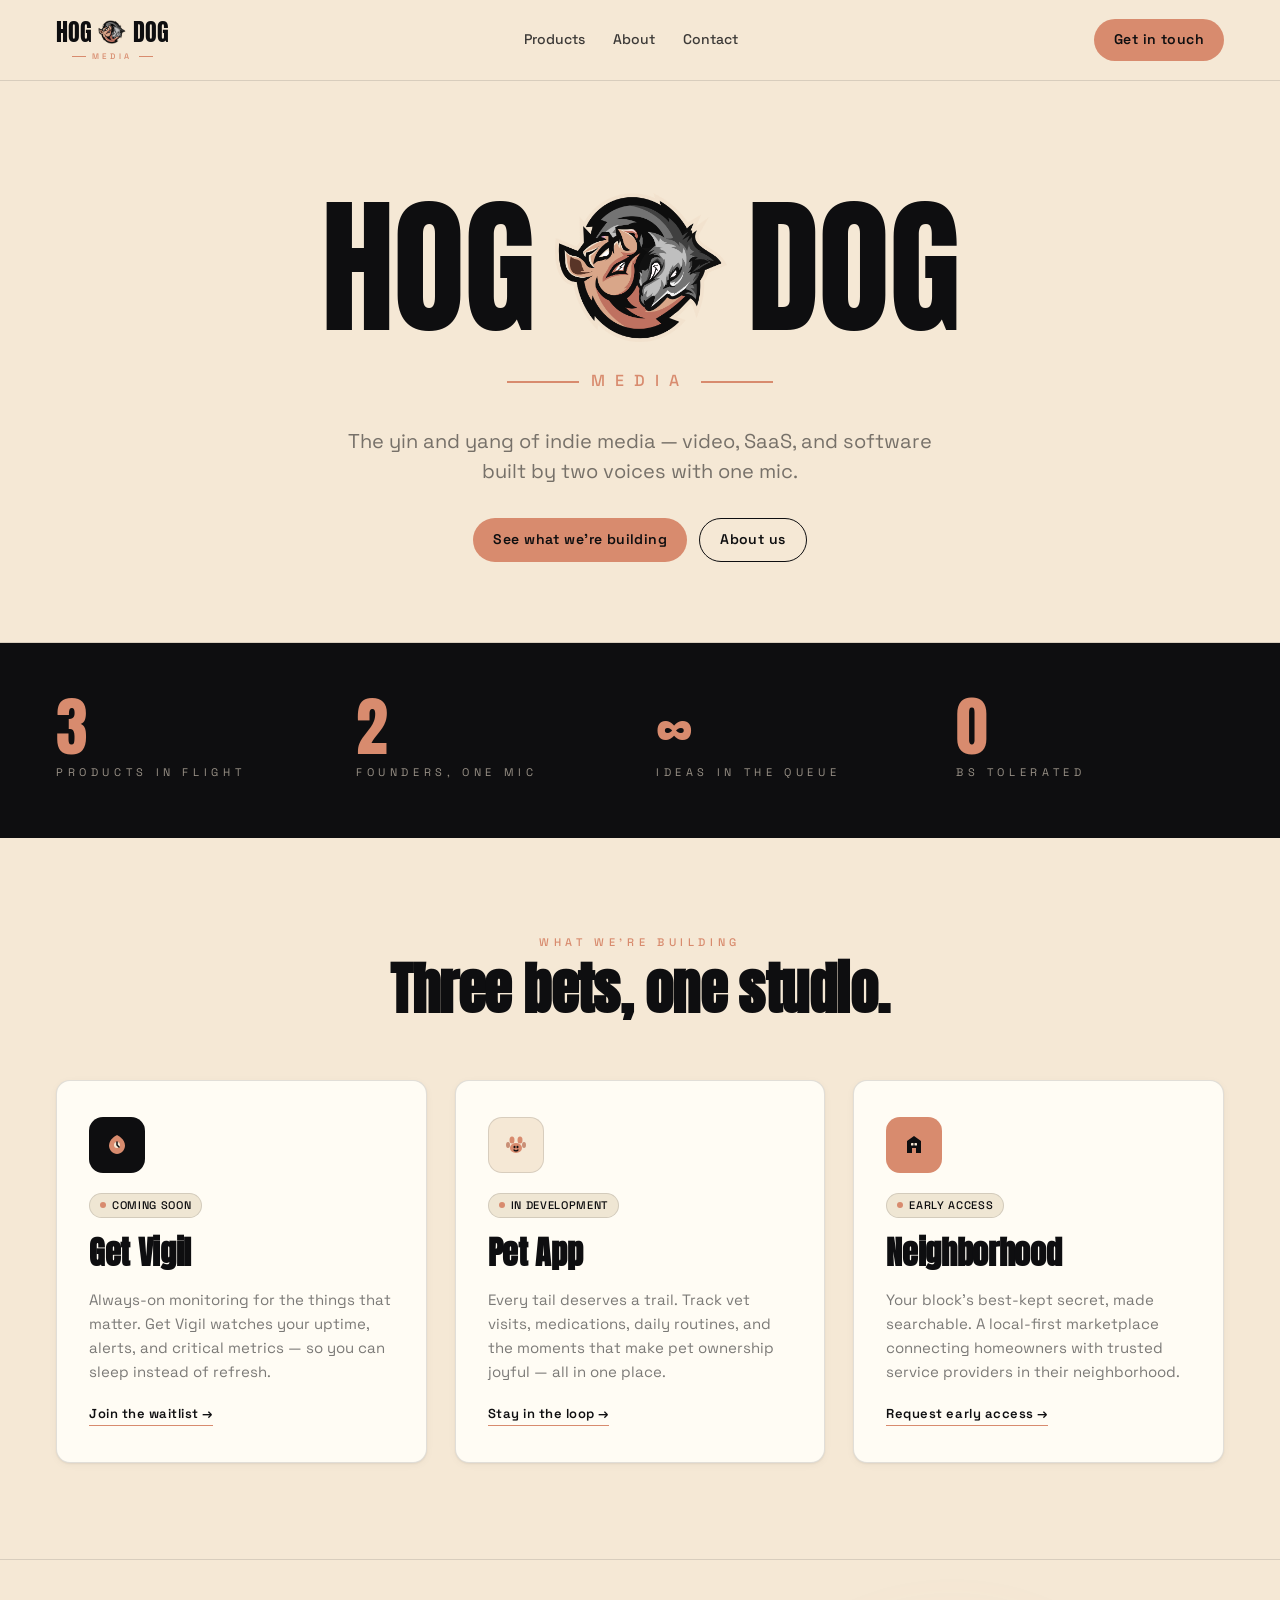
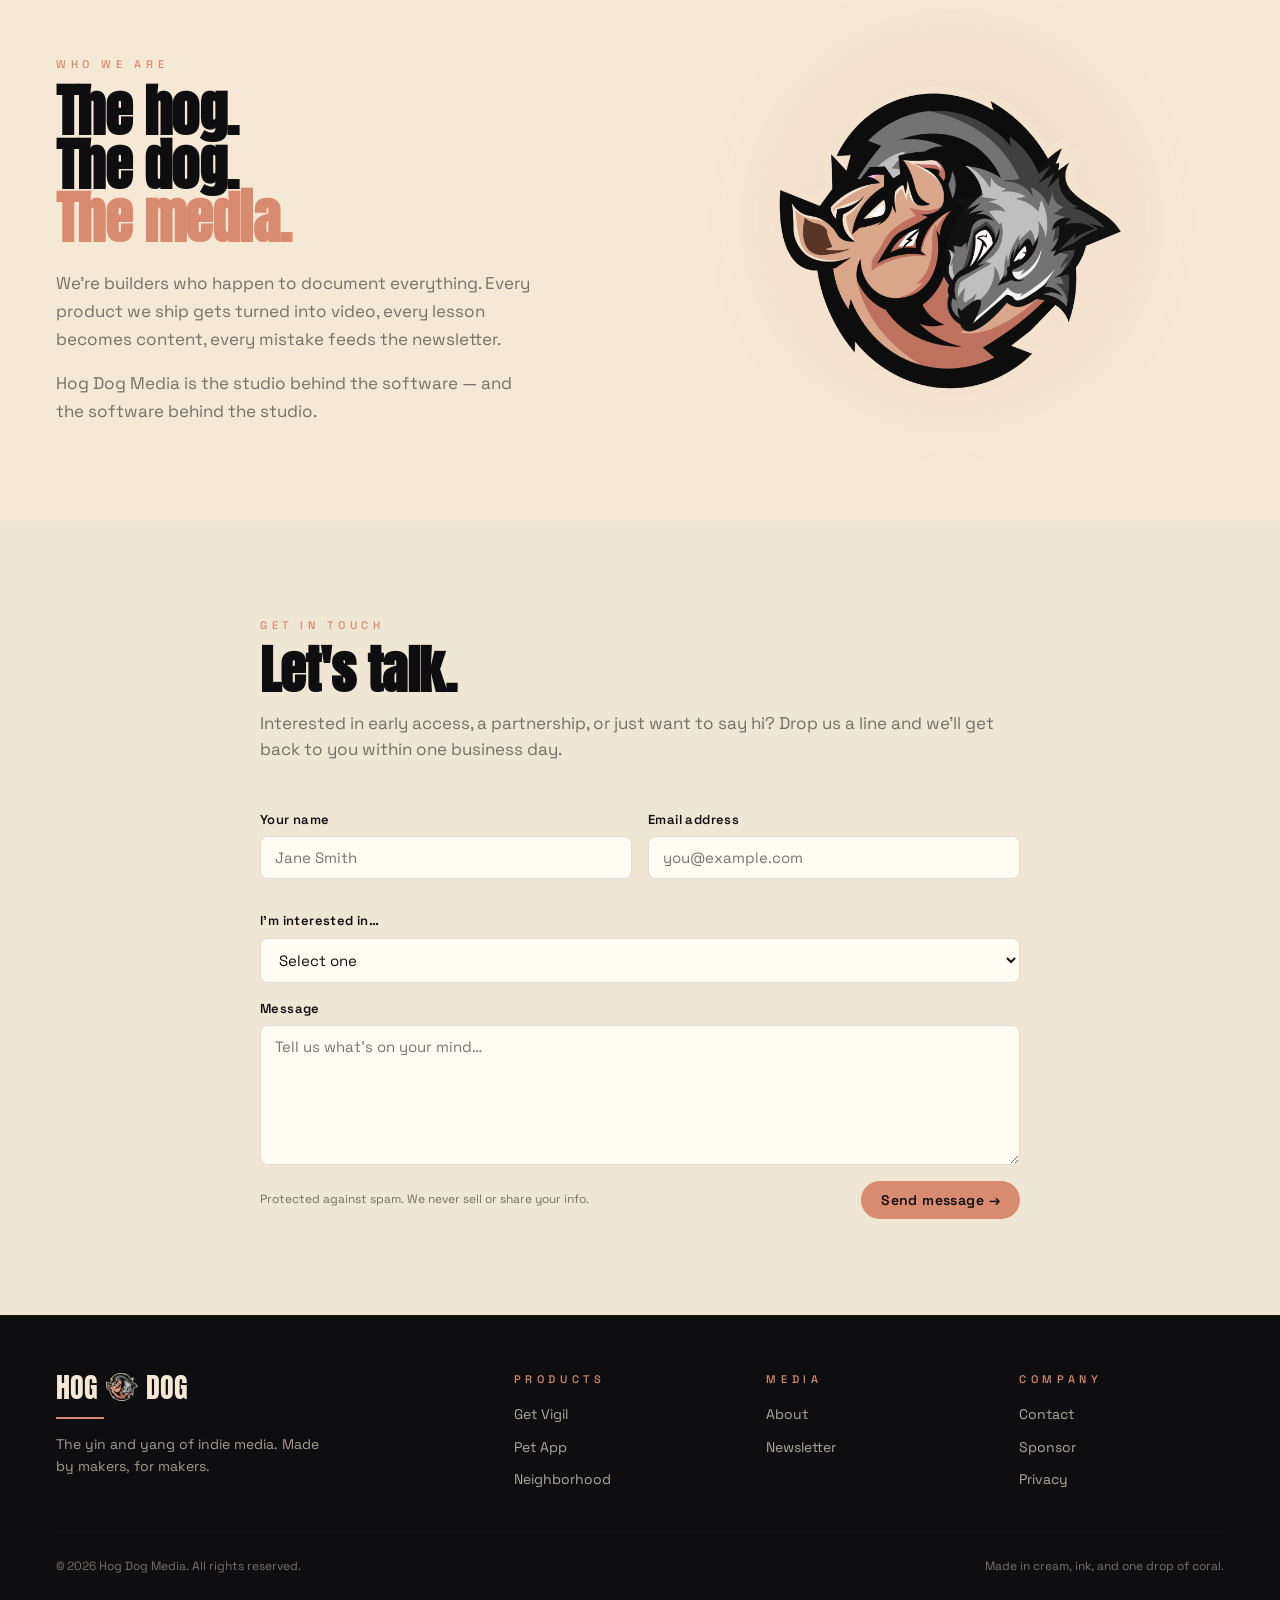
<file: index.html>
<!doctype html>
<html lang="en">
<head>
  <meta charset="utf-8">
  <title>Hog Dog Media</title>
  <meta name="viewport" content="width=device-width, initial-scale=1">
  <meta name="description" content="The yin and yang of indie media. Video, SaaS, and software — built by two voices with one mic.">

  <link rel="icon" type="image/png" sizes="16x16" href="/favicon-16.png">
  <link rel="icon" type="image/png" sizes="32x32" href="/favicon-32.png">
  <link rel="icon" type="image/png" sizes="48x48" href="/favicon-48.png">
  <link rel="icon" type="image/png" sizes="64x64" href="/favicon-64.png">
  <link rel="icon" type="image/png" sizes="192x192" href="/favicon-192.png">
  <link rel="icon" type="image/png" sizes="512x512" href="/favicon-512.png">
  <link rel="apple-touch-icon" sizes="180x180" href="/favicon-180.png">
  <link rel="manifest" href="/site.webmanifest">
  <meta name="theme-color" content="#F5E8D5">

  <!-- Netlify identity / form detection -->
  <script>if(window.netlifyIdentity){window.netlifyIdentity.on("init",u=>{if(!u){window.netlifyIdentity.on("login",()=>{document.location.href="/admin/"})}})}</script>

  <link rel="preconnect" href="https://fonts.googleapis.com">
  <link rel="preconnect" href="https://fonts.gstatic.com" crossorigin>
  <link href="https://fonts.googleapis.com/css2?family=Anton&family=Space+Grotesk:wght@400;500;600;700&family=Fraunces:opsz,wght@9..144,400;9..144,600;9..144,800&display=swap" rel="stylesheet">

  <style>
    *, *::before, *::after { box-sizing: border-box; margin: 0; padding: 0; }

    :root {
      --cream:       #F5E8D5;
      --paper:       #EFE6D3;
      --ink:         #0E0E10;
      --coral:       #D88B6E;
      --coral-deep:  #B86A4D;
      --mute:        rgba(14,14,16,0.55);
      --line:        rgba(14,14,16,0.12);
      --font-display:'Anton', sans-serif;
      --font-body:   'Space Grotesk', system-ui, sans-serif;
      --font-serif:  'Fraunces', Georgia, serif;
    }

    html { scroll-behavior: smooth; }

    body {
      background: var(--cream);
      color: var(--ink);
      font-family: var(--font-body);
      font-size: 16px;
      line-height: 1.55;
      -webkit-font-smoothing: antialiased;
    }

    /* ── NAV ─────────────────────────────────── */
    .nav {
      position: sticky;
      top: 0;
      z-index: 100;
      background: var(--cream);
      border-bottom: 1px solid var(--line);
      padding: 18px 56px;
      display: flex;
      align-items: center;
      justify-content: space-between;
    }

    .nav-logo {
      display: inline-flex;
      flex-direction: column;
      align-items: center;
      gap: 4px;
      text-decoration: none;
      color: var(--ink);
    }
    .nav-logo-row {
      display: inline-flex;
      align-items: center;
      gap: 7px;
    }
    .nav-logo .word {
      font-family: var(--font-display);
      font-size: 24px;
      line-height: 0.86;
      letter-spacing: -0.01em;
    }
    .nav-logo img { width: 28px; height: 28px; object-fit: contain; }
    .nav-logo-tag {
      display: flex;
      align-items: center;
      gap: 6px;
    }
    .nav-logo-tag .rule {
      width: 14px;
      height: 1px;
      background: var(--coral);
    }
    .nav-logo-tag .label {
      font-family: var(--font-body);
      font-weight: 500;
      font-size: 8px;
      letter-spacing: 0.46em;
      color: var(--coral);
      text-transform: uppercase;
    }

    .nav-links {
      display: flex;
      gap: 28px;
      list-style: none;
      font-size: 14px;
      font-weight: 500;
    }
    .nav-links a {
      color: var(--ink);
      text-decoration: none;
      opacity: 0.8;
      transition: opacity .15s;
    }
    .nav-links a:hover { opacity: 1; }

    .btn {
      display: inline-flex;
      align-items: center;
      gap: 6px;
      border: none;
      border-radius: 999px;
      padding: 10px 20px;
      font-family: var(--font-body);
      font-weight: 600;
      font-size: 14px;
      letter-spacing: 0.03em;
      cursor: pointer;
      text-decoration: none;
      transition: transform .15s, background .15s;
    }
    .btn:hover { transform: translateY(-1px); }
    .btn--coral { background: var(--coral); color: var(--ink); }
    .btn--coral:hover { background: var(--coral-deep); }
    .btn--ghost { background: transparent; color: var(--ink); border: 1.5px solid var(--ink); }

    /* ── HERO ────────────────────────────────── */
    .hero {
      padding: 100px 56px 80px;
      display: flex;
      flex-direction: column;
      align-items: center;
      text-align: center;
      gap: 32px;
    }

    .hero-logo {
      display: inline-flex;
      flex-direction: column;
      align-items: center;
      gap: 16px;
    }
    .hero-logo-row {
      display: flex;
      align-items: center;
      gap: 20px;
    }
    .hero-logo .word {
      font-family: var(--font-display);
      font-size: 148px;
      line-height: 0.86;
      letter-spacing: -0.01em;
      color: var(--ink);
    }
    .hero-logo img {
      width: 172px;
      height: 172px;
      object-fit: contain;
    }
    .hero-logo-tag {
      display: flex;
      align-items: center;
      gap: 12px;
    }
    .hero-logo-tag .rule {
      width: 72px;
      height: 2px;
      background: var(--coral);
    }
    .hero-logo-tag .label {
      font-family: var(--font-body);
      font-weight: 500;
      font-size: 16px;
      letter-spacing: 0.62em;
      color: var(--coral);
      text-transform: uppercase;
    }

    .hero-tagline {
      max-width: 600px;
      font-size: 20px;
      line-height: 1.5;
      color: var(--mute);
    }

    .hero-cta {
      display: flex;
      gap: 12px;
    }

    /* ── DIVIDER ─────────────────────────────── */
    .section-divider {
      width: 100%;
      height: 1px;
      background: var(--line);
    }

    /* ── PRODUCTS ────────────────────────────── */
    .products {
      padding: 96px 56px;
    }

    .section-header {
      text-align: center;
      margin-bottom: 64px;
    }
    .eyebrow {
      font-family: var(--font-body);
      font-size: 11px;
      font-weight: 500;
      letter-spacing: 0.42em;
      text-transform: uppercase;
      color: var(--coral);
      display: block;
      margin-bottom: 12px;
    }
    .section-title {
      font-family: var(--font-display);
      font-size: 56px;
      line-height: 0.95;
      letter-spacing: -0.01em;
    }

    .products-grid {
      display: grid;
      grid-template-columns: repeat(3, 1fr);
      gap: 28px;
    }

    .product-card {
      background: #FFFCF4;
      border: 1px solid var(--line);
      border-radius: 14px;
      padding: 36px 32px;
      display: flex;
      flex-direction: column;
      gap: 20px;
      transition: transform .2s, box-shadow .2s;
      box-shadow: 0 1px 2px rgba(14,14,16,0.06), 0 2px 8px rgba(14,14,16,0.04);
    }
    .product-card:hover {
      transform: translateY(-3px);
      box-shadow: 0 8px 24px rgba(14,14,16,0.10), 0 16px 40px rgba(14,14,16,0.07);
    }

    .product-icon {
      width: 56px;
      height: 56px;
      border-radius: 14px;
      display: flex;
      align-items: center;
      justify-content: center;
      font-size: 26px;
    }
    .product-icon--vigil   { background: #0E0E10; }
    .product-icon--pet     { background: #F5E8D5; border: 1px solid var(--line); }
    .product-icon--service { background: var(--coral); }

    .product-status {
      display: inline-flex;
      align-items: center;
      gap: 6px;
      background: var(--paper);
      border: 1px solid var(--line);
      border-radius: 999px;
      padding: 3px 10px;
      font-size: 11px;
      font-weight: 500;
      letter-spacing: 0.06em;
      text-transform: uppercase;
      width: fit-content;
    }
    .product-status::before {
      content: '';
      width: 6px;
      height: 6px;
      border-radius: 50%;
      background: var(--coral);
      display: block;
    }
    .product-status--live::before  { background: #3CB371; }
    .product-status--soon::before  { background: var(--coral); }

    .product-name {
      font-family: var(--font-display);
      font-size: 32px;
      line-height: 0.95;
      letter-spacing: -0.01em;
    }

    .product-desc {
      font-size: 15px;
      line-height: 1.6;
      color: var(--mute);
      flex: 1;
    }

    .product-link {
      display: inline-flex;
      align-items: center;
      gap: 6px;
      font-size: 13px;
      font-weight: 600;
      letter-spacing: 0.04em;
      color: var(--ink);
      text-decoration: none;
      border-bottom: 1.5px solid var(--coral);
      padding-bottom: 1px;
      width: fit-content;
      transition: color .15s;
    }
    .product-link:hover { color: var(--coral); }

    /* ── STATS ───────────────────────────────── */
    .stats {
      background: var(--ink);
      color: var(--cream);
      padding: 56px;
      display: grid;
      grid-template-columns: repeat(4, 1fr);
      gap: 32px;
    }
    .stat-number {
      font-family: var(--font-display);
      font-size: 64px;
      color: var(--coral);
      line-height: 0.9;
    }
    .stat-label {
      font-size: 11px;
      letter-spacing: 0.42em;
      text-transform: uppercase;
      opacity: 0.6;
      margin-top: 8px;
    }

    /* ── CONTACT ─────────────────────────────── */
    .contact {
      background: var(--paper);
      padding: 96px 56px;
    }
    .contact-inner {
      max-width: 760px;
      margin: 0 auto;
    }
    .contact-header {
      margin-bottom: 48px;
    }
    .contact-title {
      font-family: var(--font-display);
      font-size: 52px;
      line-height: 0.95;
      letter-spacing: -0.01em;
      margin-top: 10px;
    }
    .contact-subtitle {
      font-size: 17px;
      color: var(--mute);
      margin-top: 14px;
      line-height: 1.55;
    }

    .form-row {
      display: grid;
      grid-template-columns: 1fr 1fr;
      gap: 16px;
      margin-bottom: 16px;
    }
    .form-group {
      display: flex;
      flex-direction: column;
      gap: 6px;
      margin-bottom: 16px;
    }
    .form-label {
      font-size: 13px;
      font-weight: 600;
      letter-spacing: 0.03em;
    }
    .form-input,
    .form-select,
    .form-textarea {
      background: #FFFCF4;
      border: 1.5px solid var(--line);
      border-radius: 8px;
      padding: 11px 14px;
      font-family: var(--font-body);
      font-size: 15px;
      color: var(--ink);
      outline: none;
      transition: border-color .15s;
      width: 100%;
    }
    .form-input:focus,
    .form-select:focus,
    .form-textarea:focus { border-color: var(--coral); }
    .form-textarea { resize: vertical; min-height: 140px; }
    .form-select { cursor: pointer; }

    /* honeypot — visually hidden */
    .form-hp {
      position: absolute;
      left: -9999px;
      opacity: 0;
      height: 0;
      width: 0;
    }

    .form-footer {
      display: flex;
      align-items: center;
      justify-content: space-between;
      margin-top: 8px;
      flex-wrap: wrap;
      gap: 16px;
    }
    .form-note {
      font-size: 12px;
      color: var(--mute);
    }
    .form-success {
      display: none;
      background: #F0FAF4;
      border: 1px solid rgba(60,179,113,0.3);
      border-radius: 10px;
      padding: 20px 24px;
      font-size: 15px;
      color: #1a5c37;
      margin-top: 20px;
    }

    /* ── FOOTER ──────────────────────────────── */
    footer {
      background: var(--ink);
      color: var(--cream);
      padding: 56px;
    }
    .footer-grid {
      display: grid;
      grid-template-columns: 2fr 1fr 1fr 1fr;
      gap: 48px;
      margin-bottom: 40px;
    }
    .footer-logo {
      display: inline-flex;
      align-items: center;
      gap: 8px;
      margin-bottom: 14px;
    }
    .footer-logo .word {
      font-family: var(--font-display);
      font-size: 28px;
      line-height: 0.86;
      color: var(--cream);
    }
    .footer-logo img { width: 32px; height: 32px; object-fit: contain; }
    .footer-tagline {
      font-size: 14px;
      opacity: 0.65;
      max-width: 280px;
      line-height: 1.6;
    }
    .footer-col-title {
      font-size: 11px;
      font-weight: 500;
      letter-spacing: 0.42em;
      text-transform: uppercase;
      color: var(--coral);
      margin-bottom: 14px;
    }
    .footer-links {
      list-style: none;
      display: flex;
      flex-direction: column;
      gap: 8px;
    }
    .footer-links a {
      font-size: 14px;
      opacity: 0.7;
      color: var(--cream);
      text-decoration: none;
      transition: opacity .15s;
    }
    .footer-links a:hover { opacity: 1; }
    .footer-bottom {
      border-top: 1px solid rgba(245,232,213,0.10);
      padding-top: 24px;
      display: flex;
      justify-content: space-between;
      font-size: 12px;
      opacity: 0.45;
    }

    /* ── MODAL ───────────────────────────────── */
    .modal-backdrop {
      position: fixed;
      inset: 0;
      background: rgba(14,14,16,0.55);
      display: none;
      align-items: center;
      justify-content: center;
      z-index: 1000;
      padding: 24px;
    }
    .modal-backdrop.is-open { display: flex; }
    .modal {
      background: var(--cream);
      border-radius: 16px;
      max-width: 480px;
      width: 100%;
      padding: 36px 32px 32px;
      position: relative;
      box-shadow: 0 24px 60px rgba(14,14,16,0.30);
    }
    .modal-close {
      position: absolute;
      top: 14px;
      right: 14px;
      background: transparent;
      border: none;
      font-size: 22px;
      line-height: 1;
      cursor: pointer;
      color: var(--ink);
      opacity: 0.6;
      padding: 6px 10px;
      border-radius: 999px;
    }
    .modal-close:hover { opacity: 1; background: var(--paper); }
    .modal-eyebrow {
      font-family: var(--font-body);
      font-size: 11px;
      font-weight: 500;
      letter-spacing: 0.42em;
      text-transform: uppercase;
      color: var(--coral);
      display: block;
      margin-bottom: 10px;
    }
    .modal-title {
      font-family: var(--font-display);
      font-size: 36px;
      line-height: 0.95;
      letter-spacing: -0.01em;
      margin-bottom: 10px;
    }
    .modal-subtitle {
      font-size: 15px;
      color: var(--mute);
      margin-bottom: 22px;
      line-height: 1.55;
    }
    .modal .form-footer { margin-top: 16px; }
    .modal-success {
      display: none;
      background: #F0FAF4;
      border: 1px solid rgba(60,179,113,0.3);
      border-radius: 10px;
      padding: 16px 18px;
      font-size: 14px;
      color: #1a5c37;
      margin-top: 16px;
    }

    /* ── RESPONSIVE ──────────────────────────── */
    @media (max-width: 960px) {
      .nav { padding: 18px 28px; }
      .nav-links { display: none; }

      .hero { padding: 72px 28px 60px; }
      .hero-logo .word { font-size: 88px; }
      .hero-logo img { width: 104px; height: 104px; }
      .hero-logo-tag .rule { width: 48px; }
      .hero-logo-tag .label { font-size: 13px; }

      .products { padding: 72px 28px; }
      .products-grid { grid-template-columns: 1fr; }

      .stats { padding: 40px 28px; grid-template-columns: repeat(2, 1fr); }

      .contact { padding: 72px 28px; }
      .form-row { grid-template-columns: 1fr; }

      footer { padding: 40px 28px; }
      .footer-grid { grid-template-columns: 1fr 1fr; }
      .footer-bottom { flex-direction: column; gap: 8px; }
    }
  </style>
</head>
<body>

  <!-- ── NAV ──────────────────────────────────── -->
  <nav class="nav">
    <a href="#" class="nav-logo" aria-label="Hog Dog Media home">
      <span class="nav-logo-row">
        <span class="word">HOG</span>
        <img src="project/assets/mascot-circle.png" alt="">
        <span class="word">DOG</span>
      </span>
      <span class="nav-logo-tag" aria-hidden="true">
        <span class="rule"></span>
        <span class="label">Media</span>
        <span class="rule"></span>
      </span>
    </a>
    <ul class="nav-links">
      <li><a href="#products">Products</a></li>
      <li><a href="#about">About</a></li>
      <li><a href="#contact">Contact</a></li>
    </ul>
    <a href="#contact" class="btn btn--coral">Get in touch</a>
  </nav>

  <!-- ── HERO ─────────────────────────────────── -->
  <section class="hero">
    <div class="hero-logo" role="img" aria-label="Hog Dog Media">
      <div class="hero-logo-row">
        <span class="word">HOG</span>
        <img src="project/assets/mascot-circle.png" alt="">
        <span class="word">DOG</span>
      </div>
      <div class="hero-logo-tag">
        <span class="rule"></span>
        <span class="label">Media</span>
        <span class="rule"></span>
      </div>
    </div>

    <p class="hero-tagline">
      The yin and yang of indie media — video, SaaS, and software
      built by two voices with one mic.
    </p>

    <div class="hero-cta">
      <a href="#products" class="btn btn--coral">See what we're building</a>
      <a href="#about" class="btn btn--ghost">About us</a>
    </div>
  </section>

  <div class="section-divider"></div>

  <!-- ── STATS ─────────────────────────────────── -->
  <section class="stats">
    <div>
      <div class="stat-number">3</div>
      <div class="stat-label">Products in flight</div>
    </div>
    <div>
      <div class="stat-number">2</div>
      <div class="stat-label">Founders, one mic</div>
    </div>
    <div>
      <div class="stat-number">∞</div>
      <div class="stat-label">Ideas in the queue</div>
    </div>
    <div>
      <div class="stat-number">0</div>
      <div class="stat-label">BS tolerated</div>
    </div>
  </section>

  <!-- ── PRODUCTS ──────────────────────────────── -->
  <section class="products" id="products">
    <div class="section-header">
      <span class="eyebrow">What we're building</span>
      <h2 class="section-title">Three bets, one studio.</h2>
    </div>

    <div class="products-grid">

      <!-- Get Vigil -->
      <div class="product-card">
        <div class="product-icon product-icon--vigil" aria-hidden="true">
          <svg width="28" height="28" viewBox="0 0 28 28" fill="none">
            <path d="M14 4C14 4 6 8 6 14.5C6 19.1944 9.80558 23 14 23C18.1944 23 22 19.1944 22 14.5C22 8 14 4 14 4Z" fill="#D88B6E"/>
            <circle cx="14" cy="14" r="3" fill="#F5E8D5"/>
            <path d="M14 11V14L16 16" stroke="#0E0E10" stroke-width="1.5" stroke-linecap="round"/>
          </svg>
        </div>
        <span class="product-status product-status--soon">Coming soon</span>
        <h3 class="product-name">Get Vigil</h3>
        <p class="product-desc">
          Always-on monitoring for the things that matter. Get Vigil watches your uptime, alerts,
          and critical metrics — so you can sleep instead of refresh.
        </p>
        <a href="#contact" class="product-link">Join the waitlist →</a>
      </div>

      <!-- Pet App -->
      <div class="product-card">
        <div class="product-icon product-icon--pet" aria-hidden="true">
          <svg width="28" height="28" viewBox="0 0 28 28" fill="none">
            <ellipse cx="10" cy="9" rx="2.5" ry="3.5" fill="#D88B6E"/>
            <ellipse cx="18" cy="9" rx="2.5" ry="3.5" fill="#D88B6E"/>
            <ellipse cx="6"  cy="14" rx="2" ry="3" fill="#C98F76"/>
            <ellipse cx="22" cy="14" rx="2" ry="3" fill="#C98F76"/>
            <ellipse cx="14" cy="17" rx="6" ry="5" fill="#D88B6E"/>
            <ellipse cx="12.5" cy="16" rx="1" ry="1.2" fill="#0E0E10"/>
            <ellipse cx="15.5" cy="16" rx="1" ry="1.2" fill="#0E0E10"/>
            <path d="M12 19 Q14 21 16 19" stroke="#0E0E10" stroke-width="1.2" stroke-linecap="round" fill="none"/>
          </svg>
        </div>
        <span class="product-status product-status--soon">In development</span>
        <h3 class="product-name">Pet App</h3>
        <p class="product-desc">
          Every tail deserves a trail. Track vet visits, medications, daily routines,
          and the moments that make pet ownership joyful — all in one place.
        </p>
        <a href="#contact" class="product-link">Stay in the loop →</a>
      </div>

      <!-- Service Provider Neighborhood Clone -->
      <div class="product-card">
        <div class="product-icon product-icon--service" aria-hidden="true">
          <svg width="28" height="28" viewBox="0 0 28 28" fill="none">
            <path d="M14 5L7 10V22H12V17H16V22H21V10L14 5Z" fill="#0E0E10"/>
            <rect x="11" y="12" width="2.5" height="2.5" rx="0.5" fill="#F5E8D5"/>
            <rect x="14.5" y="12" width="2.5" height="2.5" rx="0.5" fill="#F5E8D5"/>
          </svg>
        </div>
        <span class="product-status product-status--soon">Early access</span>
        <h3 class="product-name">Neighborhood</h3>
        <p class="product-desc">
          Your block's best-kept secret, made searchable. A local-first marketplace
          connecting homeowners with trusted service providers in their neighborhood.
        </p>
        <a href="#contact" class="product-link">Request early access →</a>
      </div>

    </div>
  </section>

  <div class="section-divider"></div>

  <!-- ── ABOUT ──────────────────────────────────── -->
  <section style="padding: 96px 56px; display: grid; grid-template-columns: 1fr 1fr; gap: 80px; align-items: center;" id="about">
    <div>
      <span class="eyebrow">Who we are</span>
      <h2 style="font-family: var(--font-display); font-size: 56px; line-height: 0.95; letter-spacing: -0.01em; margin-top: 10px;">
        The hog.<br>The dog.<br><span style="color: var(--coral);">The media.</span>
      </h2>
      <p style="font-size: 17px; color: var(--mute); margin-top: 24px; line-height: 1.65; max-width: 480px;">
        We're builders who happen to document everything. Every product we ship
        gets turned into video, every lesson becomes content, every mistake feeds the newsletter.
      </p>
      <p style="font-size: 17px; color: var(--mute); margin-top: 16px; line-height: 1.65; max-width: 480px;">
        Hog Dog Media is the studio behind the software — and the software behind the studio.
      </p>
    </div>
    <div style="display: flex; justify-content: center; position: relative;">
      <div style="position: absolute; width: 320px; height: 320px; border-radius: 50%; background: var(--coral); opacity: 0.14; filter: blur(48px);"></div>
      <img src="project/assets/mascot-circle.png" alt="Hog Dog mascot" style="width: 360px; height: 360px; object-fit: contain; position: relative;">
    </div>
  </section>

  <!-- ── CONTACT ────────────────────────────────── -->
  <section class="contact" id="contact">
    <div class="contact-inner">
      <div class="contact-header">
        <span class="eyebrow">Get in touch</span>
        <h2 class="contact-title">Let's talk.</h2>
        <p class="contact-subtitle">
          Interested in early access, a partnership, or just want to say hi?
          Drop us a line and we'll get back to you within one business day.
        </p>
      </div>

      <!-- Netlify form — data-netlify="true" enables form handling -->
      <!-- data-netlify-honeypot="bot-field" adds spam filtering -->
      <form
        name="contact"
        method="POST"
        data-netlify="true"
        data-netlify-honeypot="bot-field"
        id="contactForm"
      >
        <!-- Netlify requires a hidden input with the form name -->
        <input type="hidden" name="form-name" value="contact">

        <!-- Honeypot field — bots fill this in, humans don't see it -->
        <div class="form-hp" aria-hidden="true">
          <label>Don't fill this out if you're human: <input name="bot-field" tabindex="-1" autocomplete="off"></label>
        </div>

        <div class="form-row">
          <div class="form-group">
            <label class="form-label" for="cf-name">Your name</label>
            <input class="form-input" type="text" id="cf-name" name="name" placeholder="Jane Smith" required autocomplete="name">
          </div>
          <div class="form-group">
            <label class="form-label" for="cf-email">Email address</label>
            <input class="form-input" type="email" id="cf-email" name="email" placeholder="you@example.com" required autocomplete="email">
          </div>
        </div>

        <div class="form-group">
          <label class="form-label" for="cf-interest">I'm interested in…</label>
          <select class="form-select" id="cf-interest" name="interest" required>
            <option value="" disabled selected>Select one</option>
            <option value="get-vigil">Get Vigil — monitoring waitlist</option>
            <option value="pet-app">Pet App — early access</option>
            <option value="neighborhood">Neighborhood — service marketplace</option>
            <option value="partnership">Partnership / sponsorship</option>
            <option value="media">Media / press inquiry</option>
            <option value="other">Something else</option>
          </select>
        </div>

        <div class="form-group">
          <label class="form-label" for="cf-message">Message</label>
          <textarea class="form-textarea" id="cf-message" name="message" placeholder="Tell us what's on your mind…" required></textarea>
        </div>

        <div class="form-footer">
          <span class="form-note">
            Protected against spam. We never sell or share your info.
          </span>
          <button type="submit" class="btn btn--coral">Send message →</button>
        </div>
      </form>

      <div class="form-success" id="formSuccess" role="alert">
        ✓ Message sent! We'll be in touch within one business day.
      </div>
    </div>
  </section>

  <!-- ── FOOTER ─────────────────────────────────── -->
  <footer>
    <div class="footer-grid">
      <div>
        <div class="footer-logo">
          <span class="word">HOG</span>
          <img src="project/assets/mascot-circle.png" alt="">
          <span class="word">DOG</span>
        </div>
        <div style="height: 2px; background: var(--coral); width: 48px; margin-bottom: 14px;"></div>
        <p class="footer-tagline">The yin and yang of indie media. Made by makers, for makers.</p>
      </div>
      <div>
        <div class="footer-col-title">Products</div>
        <ul class="footer-links">
          <li><a href="#contact">Get Vigil</a></li>
          <li><a href="#contact">Pet App</a></li>
          <li><a href="#contact">Neighborhood</a></li>
        </ul>
      </div>
      <div>
        <div class="footer-col-title">Media</div>
        <ul class="footer-links">
          <li><a href="#about">About</a></li>
          <!-- <li><a href="#">YouTube</a></li> -->
          <li><a href="#" id="newsletterLink">Newsletter</a></li>
        </ul>
      </div>
      <div>
        <div class="footer-col-title">Company</div>
        <ul class="footer-links">
          <li><a href="#contact">Contact</a></li>
          <li><a href="#contact" data-interest="partnership" id="sponsorLink">Sponsor</a></li>
          <li><a href="/privacy.html">Privacy</a></li>
        </ul>
      </div>
    </div>
    <div class="footer-bottom">
      <span>© 2026 Hog Dog Media. All rights reserved.</span>
      <span>Made in cream, ink, and one drop of coral.</span>
    </div>
  </footer>

  <!-- ── NEWSLETTER MODAL ───────────────────────── -->
  <div class="modal-backdrop" id="newsletterModal" role="dialog" aria-modal="true" aria-labelledby="newsletterTitle" hidden>
    <div class="modal">
      <button type="button" class="modal-close" id="newsletterClose" aria-label="Close">×</button>
      <span class="modal-eyebrow">Newsletter</span>
      <h3 class="modal-title" id="newsletterTitle">Get the dispatch.</h3>
      <p class="modal-subtitle">
        Behind-the-scenes notes from the studio — what we're building, what's broken,
        and what we learned this week. No spam, unsubscribe anytime.
      </p>

      <form
        name="newsletter"
        method="POST"
        data-netlify="true"
        data-netlify-honeypot="bot-field"
        id="newsletterForm"
      >
        <input type="hidden" name="form-name" value="newsletter">
        <div class="form-hp" aria-hidden="true">
          <label>Don't fill this out if you're human: <input name="bot-field" tabindex="-1" autocomplete="off"></label>
        </div>

        <div class="form-group">
          <label class="form-label" for="nl-email">Email address</label>
          <input class="form-input" type="email" id="nl-email" name="email" placeholder="you@example.com" required autocomplete="email">
        </div>

        <div class="form-footer">
          <span class="form-note">No spam. Unsubscribe anytime.</span>
          <button type="submit" class="btn btn--coral">Subscribe →</button>
        </div>
      </form>

      <div class="modal-success" id="newsletterSuccess" role="alert">
        ✓ You're in. Welcome to the dispatch.
      </div>
    </div>
  </div>

  <script>
    // ── Contact form (AJAX submit) ─────────────────
    const form = document.getElementById('contactForm');
    const success = document.getElementById('formSuccess');

    form.addEventListener('submit', async (e) => {
      e.preventDefault();
      const btn = form.querySelector('[type="submit"]');
      const original = btn.textContent;
      btn.textContent = 'Sending…';
      btn.disabled = true;

      try {
        const data = new FormData(form);
        const body = new URLSearchParams(data).toString();
        await fetch('/', {
          method: 'POST',
          headers: { 'Content-Type': 'application/x-www-form-urlencoded' },
          body,
        });
        form.style.display = 'none';
        success.style.display = 'block';
        success.scrollIntoView({ behavior: 'smooth', block: 'nearest' });
      } catch {
        btn.textContent = original;
        btn.disabled = false;
        alert('Something went wrong. Please try again or email us directly.');
      }
    });

    // ── Sponsor link → preselect partnership in contact form ──
    const sponsorLink = document.getElementById('sponsorLink');
    sponsorLink.addEventListener('click', (e) => {
      const select = document.getElementById('cf-interest');
      if (select) select.value = 'partnership';
    });

    // ── Newsletter modal ───────────────────────────
    const modal = document.getElementById('newsletterModal');
    const newsletterLink = document.getElementById('newsletterLink');
    const newsletterClose = document.getElementById('newsletterClose');
    const nlForm = document.getElementById('newsletterForm');
    const nlSuccess = document.getElementById('newsletterSuccess');

    function openModal(e) {
      if (e) e.preventDefault();
      modal.hidden = false;
      modal.classList.add('is-open');
      setTimeout(() => document.getElementById('nl-email')?.focus(), 50);
    }
    function closeModal() {
      modal.classList.remove('is-open');
      modal.hidden = true;
    }

    newsletterLink.addEventListener('click', openModal);
    newsletterClose.addEventListener('click', closeModal);
    modal.addEventListener('click', (e) => { if (e.target === modal) closeModal(); });
    document.addEventListener('keydown', (e) => {
      if (e.key === 'Escape' && modal.classList.contains('is-open')) closeModal();
    });

    nlForm.addEventListener('submit', async (e) => {
      e.preventDefault();
      const btn = nlForm.querySelector('[type="submit"]');
      const original = btn.textContent;
      btn.textContent = 'Subscribing…';
      btn.disabled = true;

      try {
        const data = new FormData(nlForm);
        const body = new URLSearchParams(data).toString();
        const response = await fetch('/', {
          method: 'POST',
          headers: { 'Content-Type': 'application/x-www-form-urlencoded' },
          body,
        });
        if (!response.ok) throw new Error(`Newsletter signup failed (${response.status})`);
        nlForm.style.display = 'none';
        nlSuccess.style.display = 'block';
      } catch {
        btn.textContent = original;
        btn.disabled = false;
        alert('Something went wrong. Please try again.');
      }
    });
  </script>

</body>
</html>
</file>
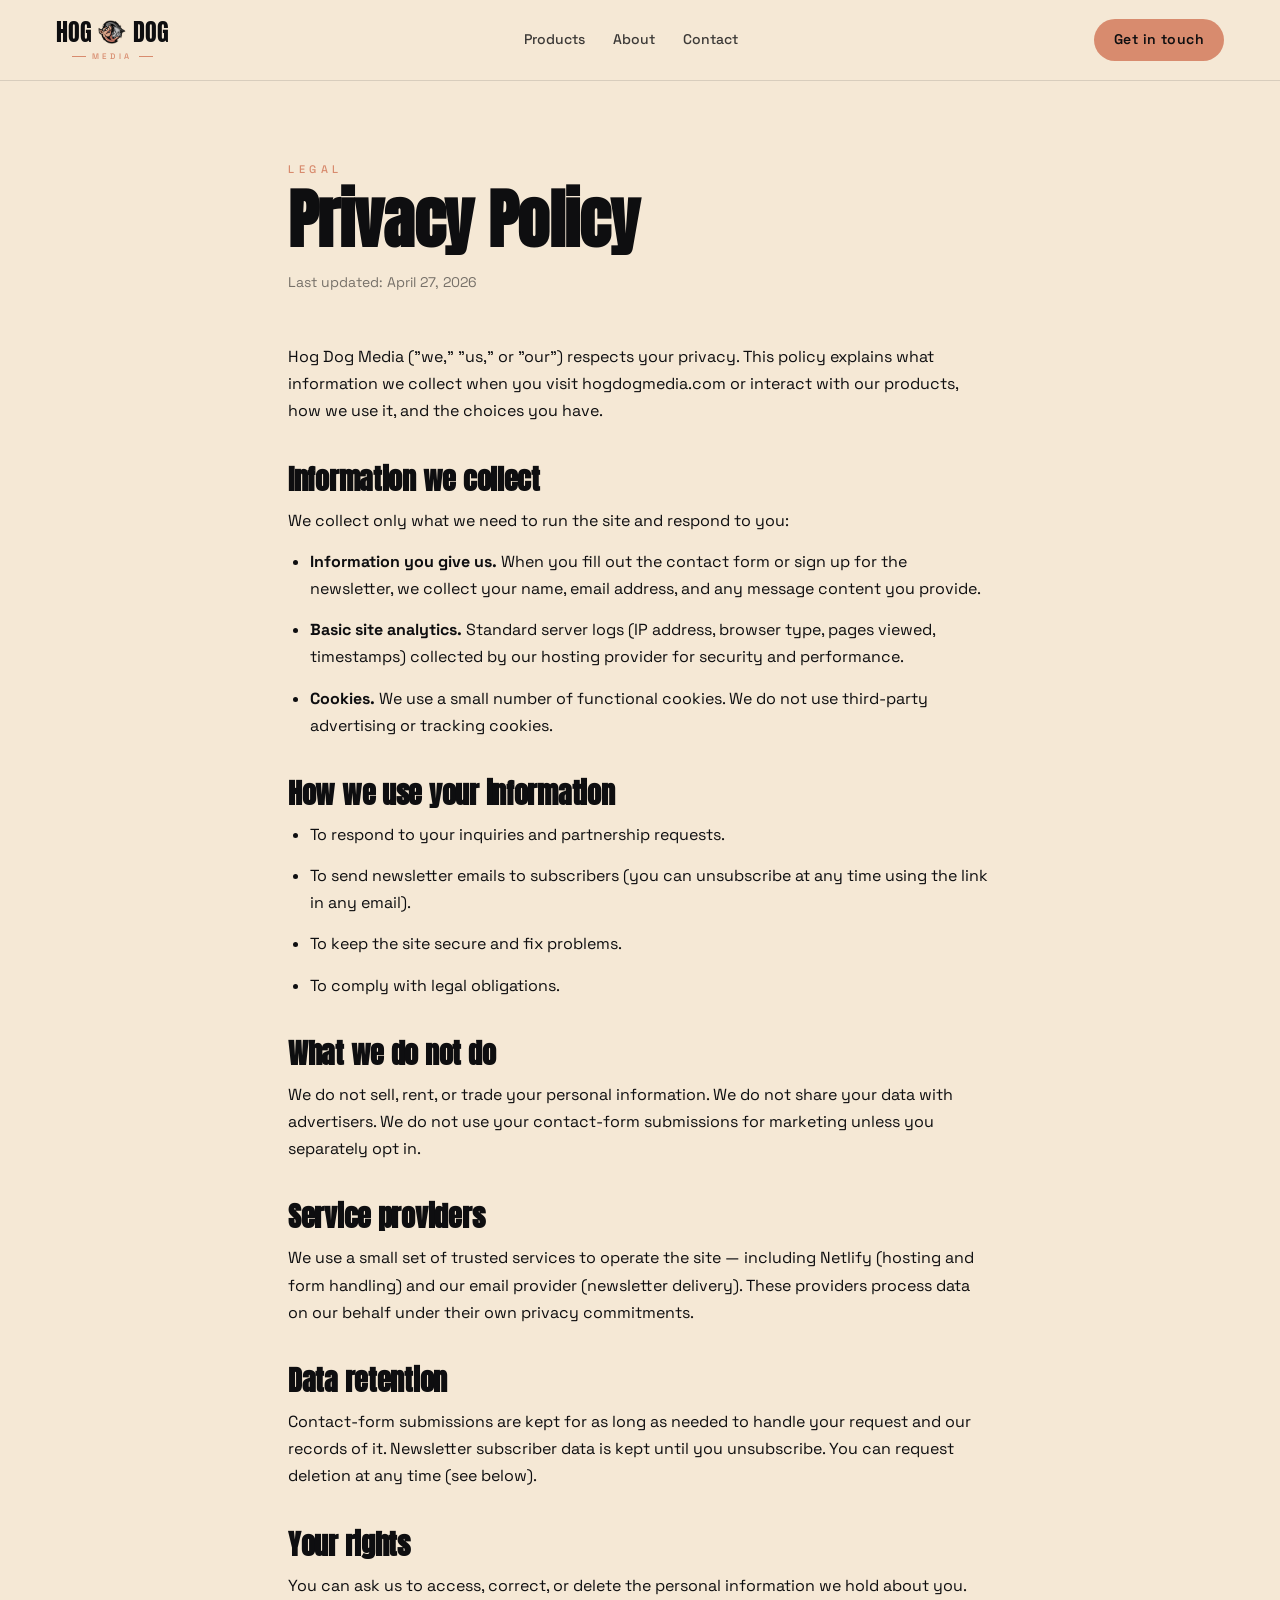
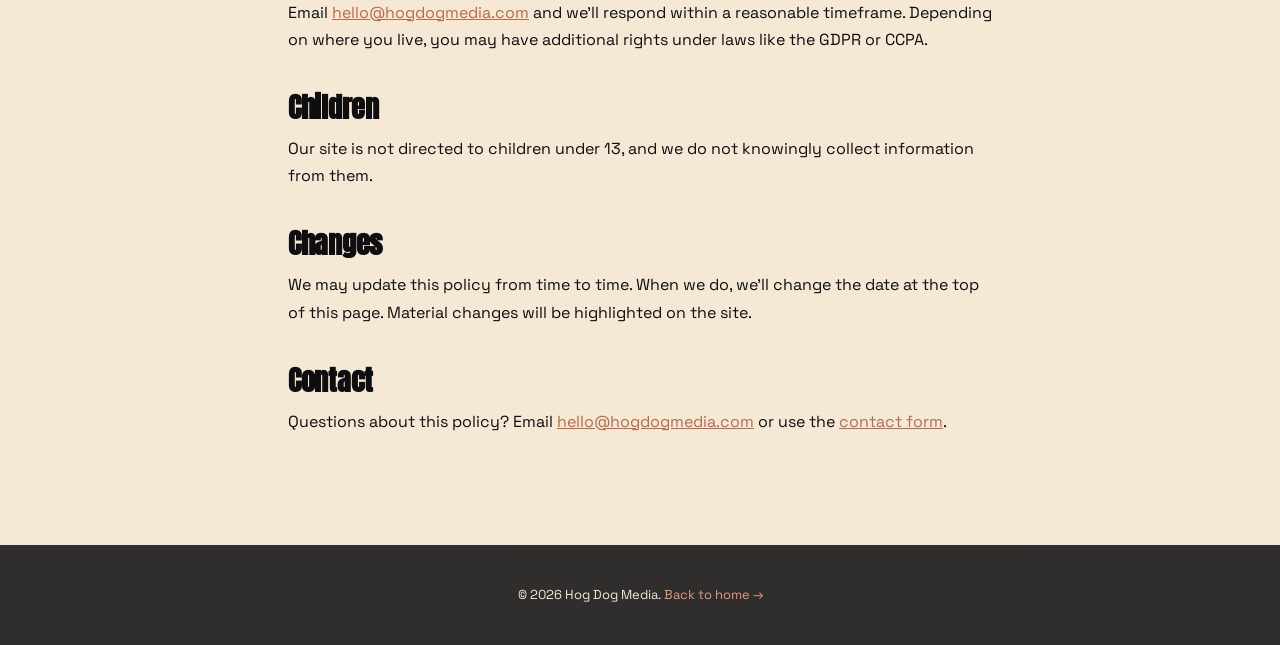
<file: privacy.html>
<!doctype html>
<html lang="en">
<head>
  <meta charset="utf-8">
  <title>Privacy Policy — Hog Dog Media</title>
  <meta name="viewport" content="width=device-width, initial-scale=1">
  <meta name="description" content="How Hog Dog Media collects, uses, and protects your information.">

  <link rel="icon" type="image/png" sizes="16x16" href="/favicon-16.png">
  <link rel="icon" type="image/png" sizes="32x32" href="/favicon-32.png">
  <link rel="icon" type="image/png" sizes="48x48" href="/favicon-48.png">
  <link rel="icon" type="image/png" sizes="64x64" href="/favicon-64.png">
  <link rel="icon" type="image/png" sizes="192x192" href="/favicon-192.png">
  <link rel="icon" type="image/png" sizes="512x512" href="/favicon-512.png">
  <link rel="apple-touch-icon" sizes="180x180" href="/favicon-180.png">
  <link rel="manifest" href="/site.webmanifest">
  <meta name="theme-color" content="#F5E8D5">

  <link rel="preconnect" href="https://fonts.googleapis.com">
  <link rel="preconnect" href="https://fonts.gstatic.com" crossorigin>
  <link href="https://fonts.googleapis.com/css2?family=Anton&family=Space+Grotesk:wght@400;500;600;700&family=Fraunces:opsz,wght@9..144,400;9..144,600;9..144,800&display=swap" rel="stylesheet">

  <style>
    *, *::before, *::after { box-sizing: border-box; margin: 0; padding: 0; }

    :root {
      --cream:       #F5E8D5;
      --paper:       #EFE6D3;
      --ink:         #0E0E10;
      --coral:       #D88B6E;
      --coral-deep:  #B86A4D;
      --mute:        rgba(14,14,16,0.55);
      --line:        rgba(14,14,16,0.12);
      --font-display:'Anton', sans-serif;
      --font-body:   'Space Grotesk', system-ui, sans-serif;
      --font-serif:  'Fraunces', Georgia, serif;
    }

    html { scroll-behavior: smooth; }

    body {
      background: var(--cream);
      color: var(--ink);
      font-family: var(--font-body);
      font-size: 16px;
      line-height: 1.55;
      -webkit-font-smoothing: antialiased;
    }

    .nav {
      position: sticky;
      top: 0;
      z-index: 100;
      background: var(--cream);
      border-bottom: 1px solid var(--line);
      padding: 18px 56px;
      display: flex;
      align-items: center;
      justify-content: space-between;
    }
    .nav-logo {
      display: inline-flex;
      flex-direction: column;
      align-items: center;
      gap: 4px;
      text-decoration: none;
      color: var(--ink);
    }
    .nav-logo-row {
      display: inline-flex;
      align-items: center;
      gap: 7px;
    }
    .nav-logo .word {
      font-family: var(--font-display);
      font-size: 24px;
      line-height: 0.86;
      letter-spacing: -0.01em;
    }
    .nav-logo img { width: 28px; height: 28px; object-fit: contain; }
    .nav-logo-tag {
      display: flex;
      align-items: center;
      gap: 6px;
    }
    .nav-logo-tag .rule {
      width: 14px;
      height: 1px;
      background: var(--coral);
    }
    .nav-logo-tag .label {
      font-family: var(--font-body);
      font-weight: 500;
      font-size: 8px;
      letter-spacing: 0.46em;
      color: var(--coral);
      text-transform: uppercase;
    }

    .nav-links {
      display: flex;
      gap: 28px;
      list-style: none;
      font-size: 14px;
      font-weight: 500;
    }
    .nav-links a {
      color: var(--ink);
      text-decoration: none;
      opacity: 0.8;
      transition: opacity .15s;
    }
    .nav-links a:hover { opacity: 1; }

    .btn {
      display: inline-flex;
      align-items: center;
      gap: 6px;
      border: none;
      border-radius: 999px;
      padding: 10px 20px;
      font-family: var(--font-body);
      font-weight: 600;
      font-size: 14px;
      letter-spacing: 0.03em;
      cursor: pointer;
      text-decoration: none;
      transition: transform .15s, background .15s;
    }
    .btn:hover { transform: translateY(-1px); }
    .btn--coral { background: var(--coral); color: var(--ink); }
    .btn--coral:hover { background: var(--coral-deep); }

    .legal {
      max-width: 760px;
      margin: 0 auto;
      padding: 80px 28px 96px;
    }
    .legal .eyebrow {
      font-family: var(--font-body);
      font-size: 11px;
      font-weight: 500;
      letter-spacing: 0.42em;
      text-transform: uppercase;
      color: var(--coral);
      display: block;
      margin-bottom: 12px;
    }
    .legal h1 {
      font-family: var(--font-display);
      font-size: 64px;
      line-height: 0.95;
      letter-spacing: -0.01em;
      margin-bottom: 20px;
    }
    .legal .updated {
      color: var(--mute);
      font-size: 14px;
      margin-bottom: 48px;
    }
    .legal h2 {
      font-family: var(--font-display);
      font-size: 28px;
      line-height: 1;
      letter-spacing: -0.01em;
      margin: 40px 0 14px;
    }
    .legal p, .legal li {
      font-size: 16px;
      line-height: 1.7;
      color: var(--ink);
      margin-bottom: 14px;
    }
    .legal ul { padding-left: 22px; margin-bottom: 14px; }
    .legal a { color: var(--coral-deep); }

    footer {
      background: var(--ink);
      color: var(--cream);
      padding: 40px 56px;
      text-align: center;
      font-size: 13px;
      opacity: 0.85;
    }
    footer a { color: var(--coral); text-decoration: none; }

    @media (max-width: 960px) {
      .nav { padding: 18px 28px; }
      .nav-links { display: none; }
      .legal h1 { font-size: 44px; }
      footer { padding: 32px 28px; }
    }
  </style>
</head>
<body>

  <nav class="nav">
    <a href="/" class="nav-logo" aria-label="Hog Dog Media home">
      <span class="nav-logo-row">
        <span class="word">HOG</span>
        <img src="project/assets/mascot-circle.png" alt="">
        <span class="word">DOG</span>
      </span>
      <span class="nav-logo-tag" aria-hidden="true">
        <span class="rule"></span>
        <span class="label">Media</span>
        <span class="rule"></span>
      </span>
    </a>
    <ul class="nav-links">
      <li><a href="/#products">Products</a></li>
      <li><a href="/#about">About</a></li>
      <li><a href="/#contact">Contact</a></li>
    </ul>
    <a href="/#contact" class="btn btn--coral">Get in touch</a>
  </nav>

  <main class="legal">
    <span class="eyebrow">Legal</span>
    <h1>Privacy Policy</h1>
    <p class="updated">Last updated: April 27, 2026</p>

    <p>
      Hog Dog Media ("we," "us," or "our") respects your privacy. This policy explains
      what information we collect when you visit hogdogmedia.com or interact with our
      products, how we use it, and the choices you have.
    </p>

    <h2>Information we collect</h2>
    <p>We collect only what we need to run the site and respond to you:</p>
    <ul>
      <li><strong>Information you give us.</strong> When you fill out the contact form or sign up for the newsletter, we collect your name, email address, and any message content you provide.</li>
      <li><strong>Basic site analytics.</strong> Standard server logs (IP address, browser type, pages viewed, timestamps) collected by our hosting provider for security and performance.</li>
      <li><strong>Cookies.</strong> We use a small number of functional cookies. We do not use third-party advertising or tracking cookies.</li>
    </ul>

    <h2>How we use your information</h2>
    <ul>
      <li>To respond to your inquiries and partnership requests.</li>
      <li>To send newsletter emails to subscribers (you can unsubscribe at any time using the link in any email).</li>
      <li>To keep the site secure and fix problems.</li>
      <li>To comply with legal obligations.</li>
    </ul>

    <h2>What we do not do</h2>
    <p>
      We do not sell, rent, or trade your personal information. We do not share your
      data with advertisers. We do not use your contact-form submissions for marketing
      unless you separately opt in.
    </p>

    <h2>Service providers</h2>
    <p>
      We use a small set of trusted services to operate the site — including Netlify
      (hosting and form handling) and our email provider (newsletter delivery). These
      providers process data on our behalf under their own privacy commitments.
    </p>

    <h2>Data retention</h2>
    <p>
      Contact-form submissions are kept for as long as needed to handle your request
      and our records of it. Newsletter subscriber data is kept until you unsubscribe.
      You can request deletion at any time (see below).
    </p>

    <h2>Your rights</h2>
    <p>
      You can ask us to access, correct, or delete the personal information we hold
      about you. Email <a href="mailto:hello@hogdogmedia.com">hello@hogdogmedia.com</a>
      and we'll respond within a reasonable timeframe. Depending on where you live,
      you may have additional rights under laws like the GDPR or CCPA.
    </p>

    <h2>Children</h2>
    <p>
      Our site is not directed to children under 13, and we do not knowingly collect
      information from them.
    </p>

    <h2>Changes</h2>
    <p>
      We may update this policy from time to time. When we do, we'll change the date
      at the top of this page. Material changes will be highlighted on the site.
    </p>

    <h2>Contact</h2>
    <p>
      Questions about this policy? Email
      <a href="mailto:hello@hogdogmedia.com">hello@hogdogmedia.com</a>
      or use the <a href="/#contact">contact form</a>.
    </p>
  </main>

  <footer>
    © 2026 Hog Dog Media. <a href="/">Back to home →</a>
  </footer>

</body>
</html>
</file>
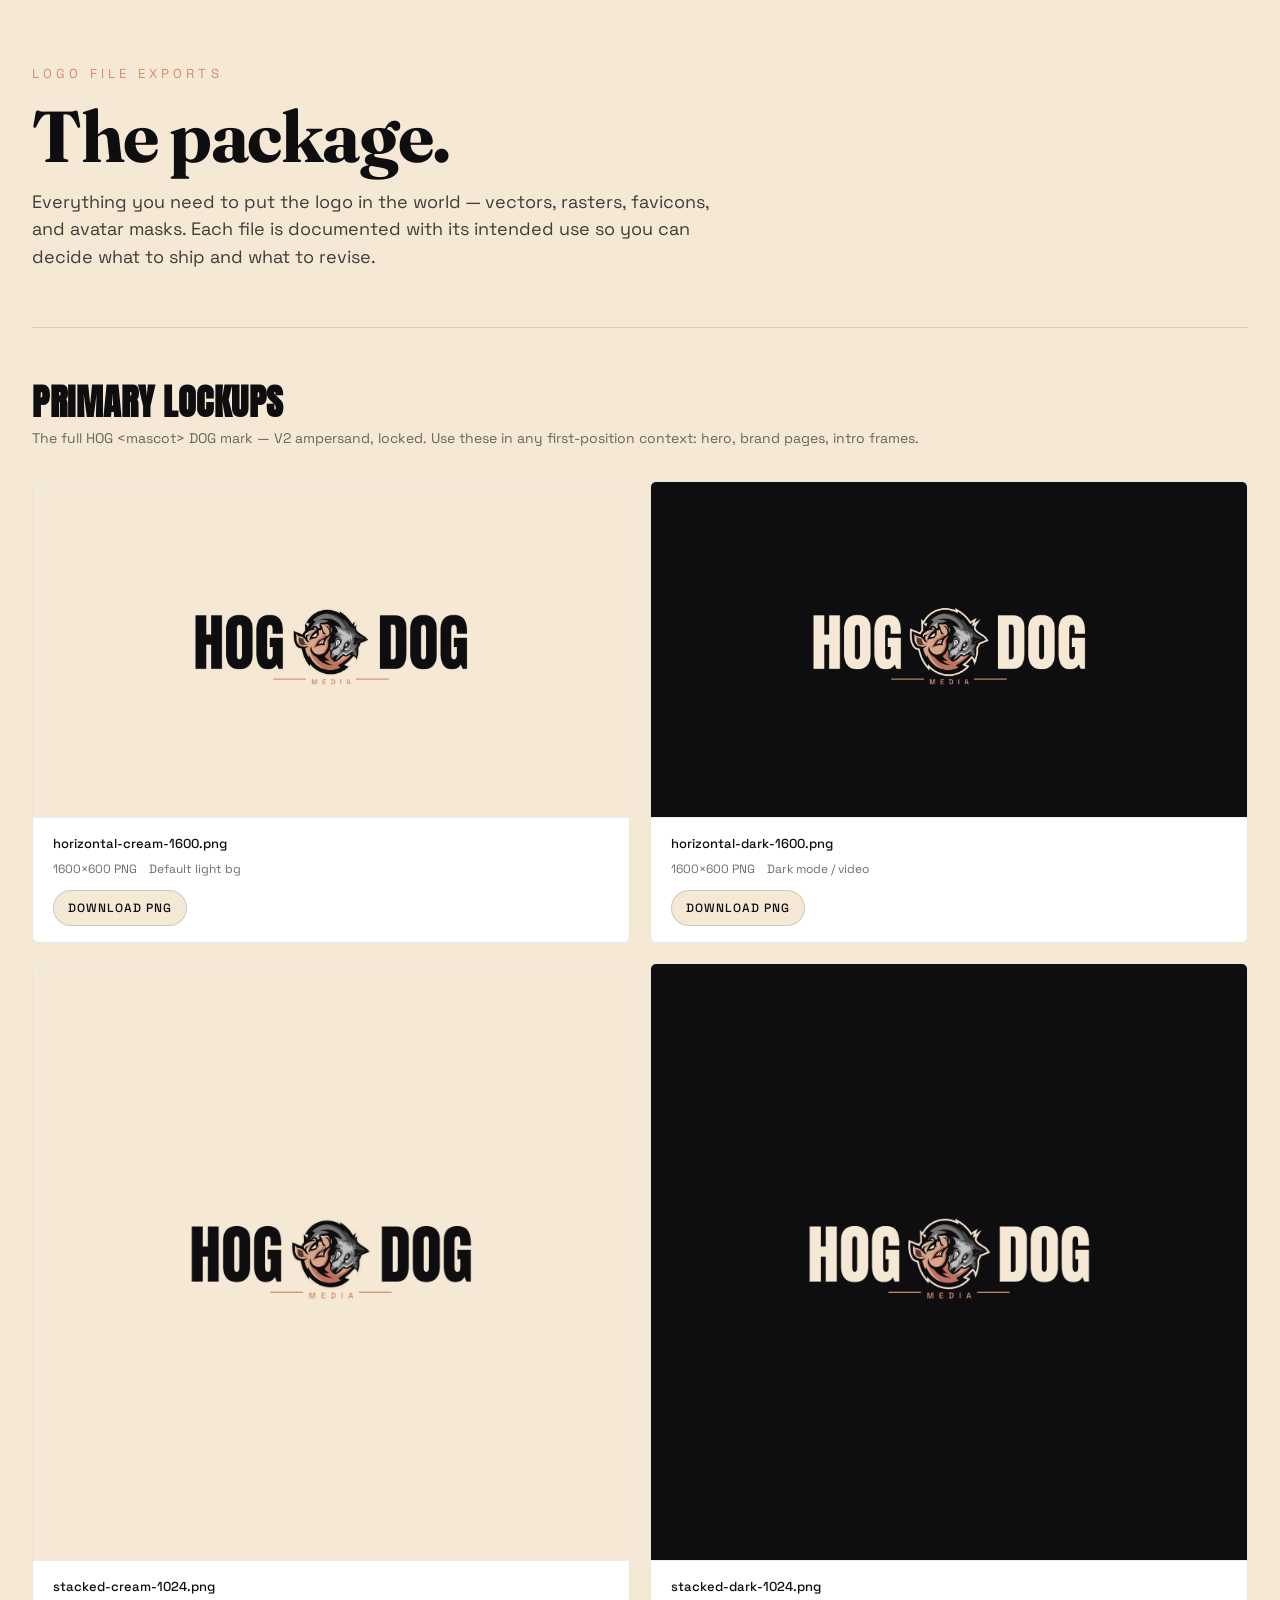
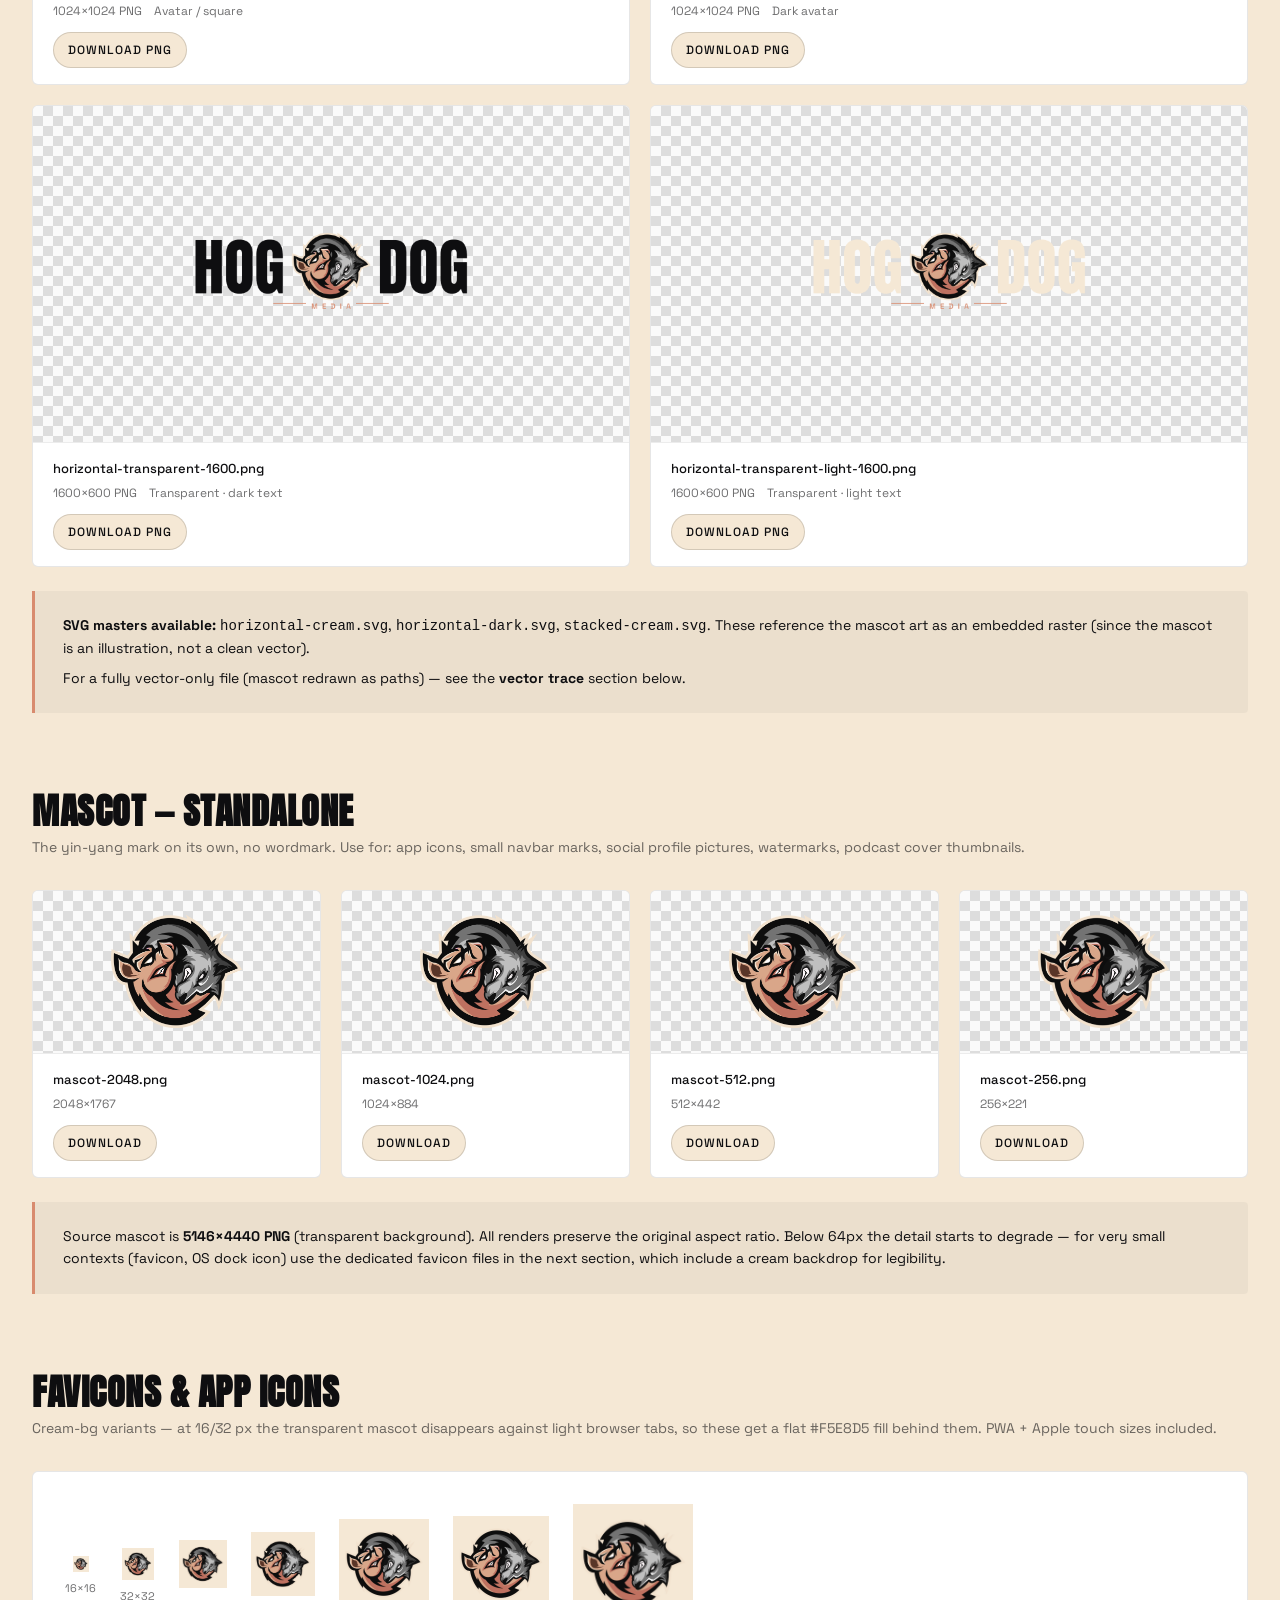
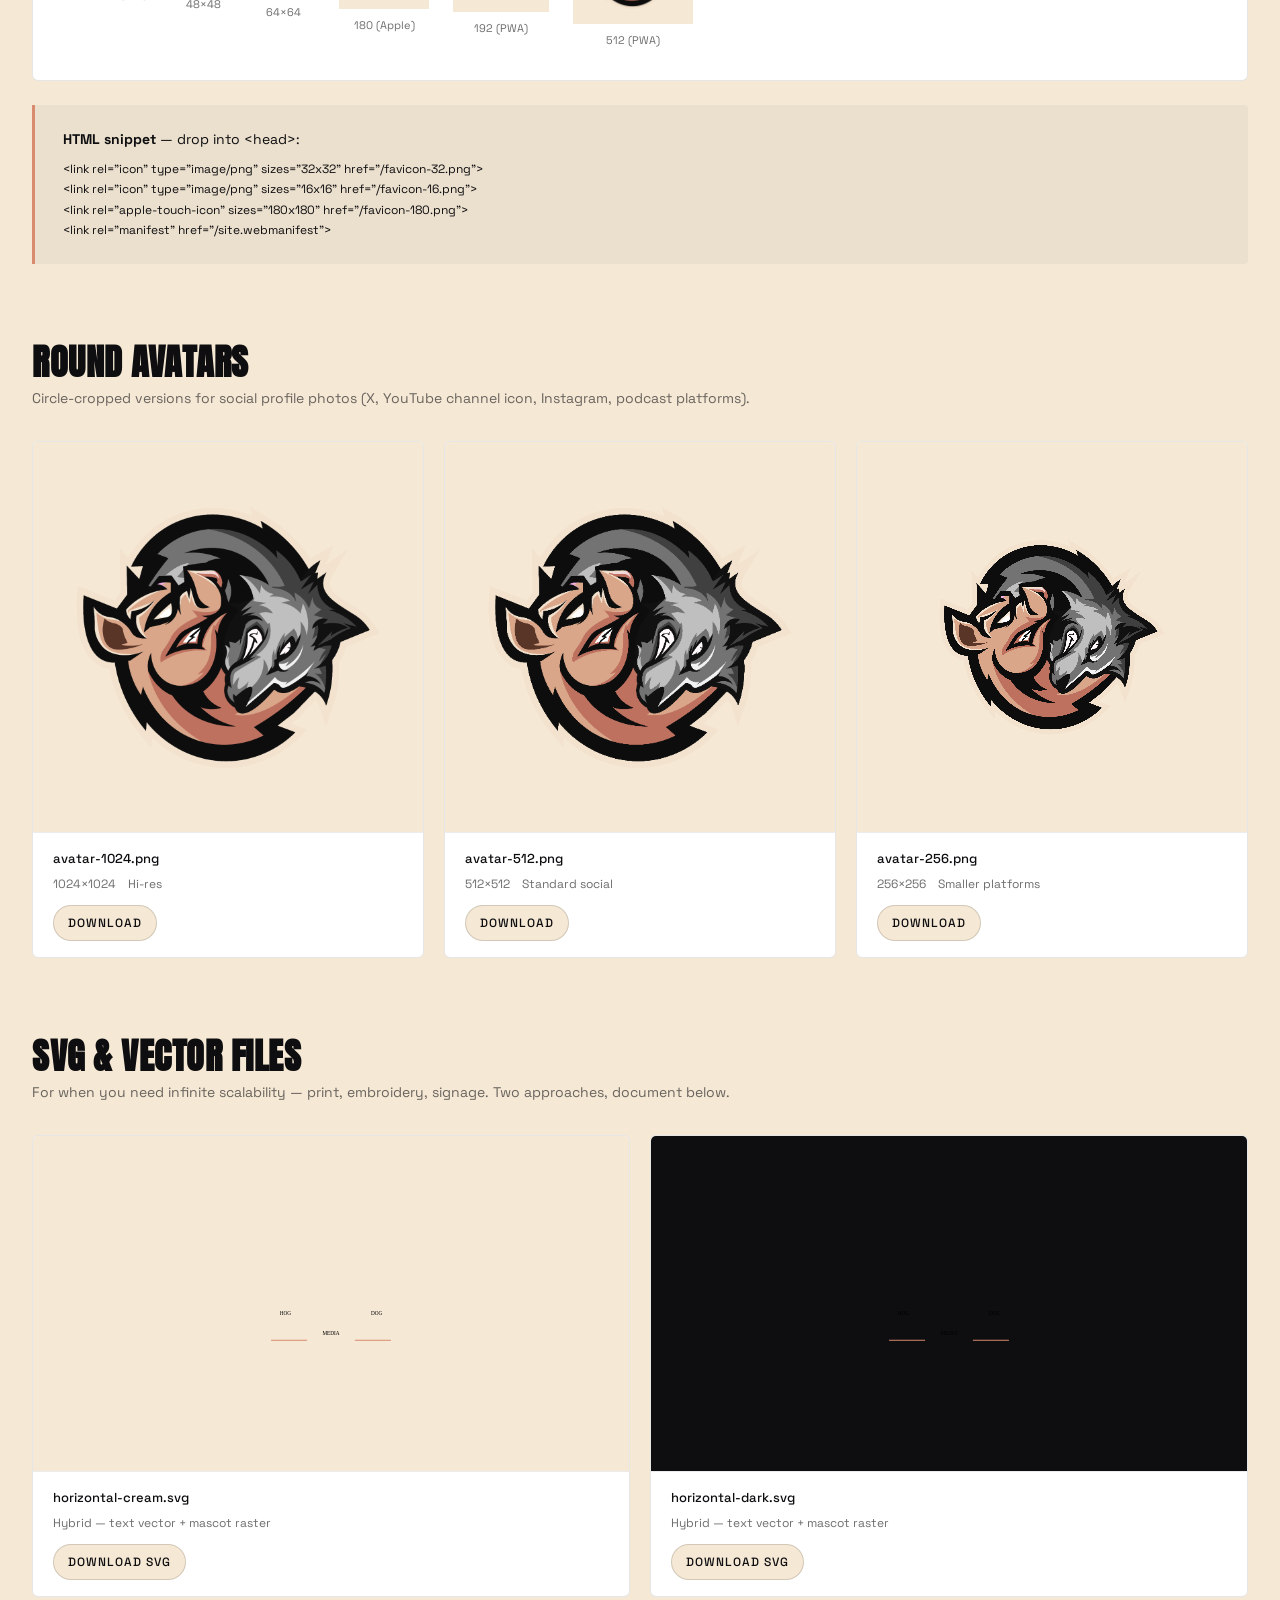
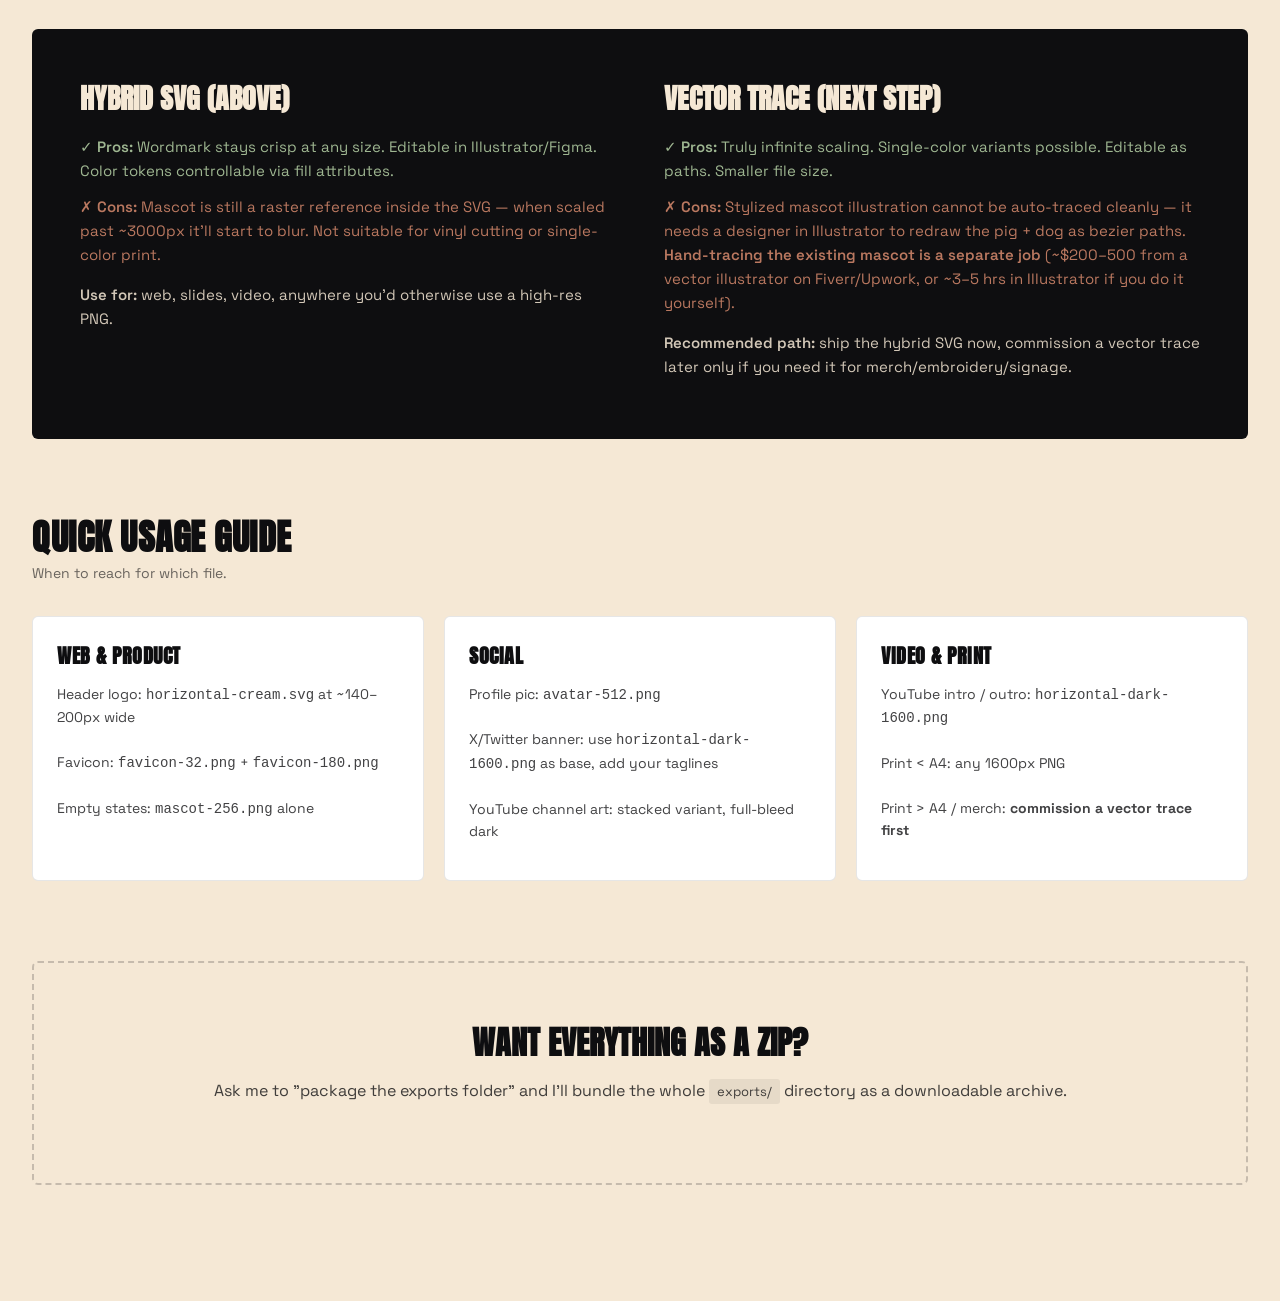
<file: project/Logo Exports.html>
<!DOCTYPE html>
<html lang="en">
<head>
  <meta charset="utf-8">
  <title>Hog Dog Media — Logo Exports</title>
  <meta name="viewport" content="width=device-width,initial-scale=1">
  <link rel="stylesheet" href="design-system/tokens.css">
  <link rel="preconnect" href="https://fonts.googleapis.com">
  <link rel="preconnect" href="https://fonts.gstatic.com" crossorigin>
  <link href="https://fonts.googleapis.com/css2?family=Anton&family=Fraunces:opsz,wght,SOFT,WONK@9..144,400;9..144,600;9..144,700&family=Space+Grotesk:wght@400;500;600&display=swap" rel="stylesheet">
  <style>
    * { box-sizing: border-box; }
    html, body { margin: 0; padding: 0; }
    body {
      background: var(--bg-cream, #F5E8D5);
      color: var(--ink, #0E0E10);
      font-family: 'Space Grotesk', system-ui, sans-serif;
      font-size: 16px;
      line-height: 1.5;
    }
    .wrap { max-width: 1280px; margin: 0 auto; padding: 64px 32px 120px; }

    /* Header */
    .hero { display: flex; flex-direction: column; gap: 16px; padding-bottom: 56px; border-bottom: 1px solid rgba(14,14,16,0.12); margin-bottom: 56px; }
    .eyebrow { font-family: 'Space Grotesk', sans-serif; font-size: 13px; letter-spacing: 0.32em; text-transform: uppercase; color: #D88B6E; }
    h1 { font-family: 'Fraunces', serif; font-weight: 700; font-size: 72px; line-height: 1; letter-spacing: -0.02em; margin: 0; }
    .lead { max-width: 700px; font-size: 18px; line-height: 1.55; opacity: 0.78; margin: 0; }

    /* Section */
    section { margin-bottom: 80px; }
    h2 { font-family: 'Anton', sans-serif; font-size: 36px; line-height: 1; letter-spacing: 0.5px; margin: 0 0 8px; text-transform: uppercase; }
    .section-sub { font-size: 14px; opacity: 0.6; margin: 0 0 32px; }

    /* Cards */
    .grid { display: grid; gap: 20px; }
    .grid-2 { grid-template-columns: repeat(2, 1fr); }
    .grid-3 { grid-template-columns: repeat(3, 1fr); }
    .grid-4 { grid-template-columns: repeat(4, 1fr); }
    @media (max-width: 880px) {
      .grid-2, .grid-3, .grid-4 { grid-template-columns: 1fr; }
    }
    .card {
      background: #fff;
      border: 1px solid rgba(14,14,16,0.10);
      border-radius: 6px;
      overflow: hidden;
      display: flex;
      flex-direction: column;
      min-width: 0;
    }
    .card-preview {
      aspect-ratio: 16 / 9;
      display: flex;
      align-items: center;
      justify-content: center;
      padding: 0;
      overflow: hidden;
    }
    .card-preview.square { aspect-ratio: 1 / 1; }
    .card-preview.cream { background: #F5E8D5; }
    .card-preview.dark { background: #0E0E10; }
    .card-preview.checker {
      background-color: #fafafa;
      background-image:
        linear-gradient(45deg, #ddd 25%, transparent 25%),
        linear-gradient(-45deg, #ddd 25%, transparent 25%),
        linear-gradient(45deg, transparent 75%, #ddd 75%),
        linear-gradient(-45deg, transparent 75%, #ddd 75%);
      background-size: 20px 20px;
      background-position: 0 0, 0 10px, 10px -10px, 10px 0;
    }
    .card-preview img { max-width: 88%; max-height: 88%; object-fit: contain; }
    .card-preview.tight img { max-width: 70%; max-height: 70%; }

    .card-meta {
      padding: 16px 20px;
      border-top: 1px solid rgba(14,14,16,0.08);
      display: flex;
      flex-direction: column;
      gap: 6px;
    }
    .file-name { font-family: 'Space Grotesk', monospace; font-size: 13px; font-weight: 500; color: #0E0E10; word-break: break-all; }
    .file-info { font-size: 12px; opacity: 0.6; display: flex; gap: 12px; }
    .file-info span { display: inline-block; }
    .download-btn {
      align-self: flex-start;
      margin-top: 6px;
      font-family: 'Space Grotesk', sans-serif;
      font-size: 12px;
      font-weight: 500;
      letter-spacing: 0.08em;
      text-transform: uppercase;
      color: #0E0E10;
      text-decoration: none;
      padding: 8px 14px;
      background: #F5E8D5;
      border-radius: 999px;
      border: 1px solid rgba(14,14,16,0.15);
      transition: background 0.15s;
    }
    .download-btn:hover { background: #D88B6E; color: #fff; }

    /* Tiny preview row (favicons) */
    .favicon-row {
      display: flex;
      align-items: center;
      gap: 24px;
      padding: 32px;
      background: #fff;
      border: 1px solid rgba(14,14,16,0.10);
      border-radius: 6px;
      flex-wrap: wrap;
    }
    .favicon-row figure { margin: 0; display: flex; flex-direction: column; align-items: center; gap: 8px; }
    .favicon-row figcaption { font-size: 11px; opacity: 0.6; font-family: 'Space Grotesk', monospace; }
    .favicon-row img { display: block; image-rendering: auto; }

    /* Decision panel */
    .decision {
      background: #0E0E10;
      color: #F5E8D5;
      padding: 48px;
      border-radius: 6px;
      display: grid;
      grid-template-columns: 1fr 1fr;
      gap: 48px;
    }
    @media (max-width: 880px) { .decision { grid-template-columns: 1fr; padding: 32px; } }
    .decision h3 { font-family: 'Anton', sans-serif; font-size: 28px; margin: 0 0 16px; text-transform: uppercase; }
    .decision p { font-size: 15px; line-height: 1.6; opacity: 0.85; margin: 0 0 12px; }
    .decision .pros { color: #B8D4A8; }
    .decision .cons { color: #D88B6E; }
    .decision strong { font-weight: 600; }

    /* Notes panel */
    .notes {
      background: rgba(14,14,16,0.04);
      border-left: 3px solid #D88B6E;
      padding: 24px 28px;
      margin-top: 24px;
      border-radius: 0 4px 4px 0;
    }
    .notes p { margin: 0 0 8px; font-size: 14px; line-height: 1.55; }
    .notes p:last-child { margin: 0; }

    /* Bundle CTA */
    .bundle {
      margin-top: 80px;
      padding: 56px 48px;
      background: #F5E8D5;
      border: 2px dashed rgba(14,14,16,0.2);
      border-radius: 6px;
      text-align: center;
    }
    .bundle h3 { font-family: 'Anton', sans-serif; font-size: 32px; margin: 0 0 12px; text-transform: uppercase; }
    .bundle p { margin: 0 0 24px; opacity: 0.78; }
    .bundle code { font-family: 'Space Grotesk', monospace; font-size: 13px; background: rgba(14,14,16,0.08); padding: 4px 8px; border-radius: 3px; }
  </style>
</head>
<body>
  <div class="wrap">
    <header class="hero">
      <span class="eyebrow">Logo File Exports</span>
      <h1>The package.</h1>
      <p class="lead">Everything you need to put the logo in the world — vectors, rasters, favicons, and avatar masks. Each file is documented with its intended use so you can decide what to ship and what to revise.</p>
    </header>

    <!-- ─────────── PRIMARY LOCKUPS ─────────── -->
    <section>
      <h2>Primary lockups</h2>
      <p class="section-sub">The full HOG &lt;mascot&gt; DOG mark — V2 ampersand, locked. Use these in any first-position context: hero, brand pages, intro frames.</p>

      <div class="grid grid-2">
        <article class="card">
          <div class="card-preview cream"><img src="exports/lockup/horizontal-cream-1600.png" alt="Horizontal lockup, cream"></div>
          <div class="card-meta">
            <span class="file-name">horizontal-cream-1600.png</span>
            <span class="file-info"><span>1600×600 PNG</span><span>Default light bg</span></span>
            <a class="download-btn" href="exports/lockup/horizontal-cream-1600.png" download>Download PNG</a>
          </div>
        </article>
        <article class="card">
          <div class="card-preview dark"><img src="exports/lockup/horizontal-dark-1600.png" alt="Horizontal lockup, dark"></div>
          <div class="card-meta">
            <span class="file-name">horizontal-dark-1600.png</span>
            <span class="file-info"><span>1600×600 PNG</span><span>Dark mode / video</span></span>
            <a class="download-btn" href="exports/lockup/horizontal-dark-1600.png" download>Download PNG</a>
          </div>
        </article>
        <article class="card">
          <div class="card-preview cream square tight"><img src="exports/lockup/stacked-cream-1024.png" alt="Stacked lockup, cream"></div>
          <div class="card-meta">
            <span class="file-name">stacked-cream-1024.png</span>
            <span class="file-info"><span>1024×1024 PNG</span><span>Avatar / square</span></span>
            <a class="download-btn" href="exports/lockup/stacked-cream-1024.png" download>Download PNG</a>
          </div>
        </article>
        <article class="card">
          <div class="card-preview dark square tight"><img src="exports/lockup/stacked-dark-1024.png" alt="Stacked lockup, dark"></div>
          <div class="card-meta">
            <span class="file-name">stacked-dark-1024.png</span>
            <span class="file-info"><span>1024×1024 PNG</span><span>Dark avatar</span></span>
            <a class="download-btn" href="exports/lockup/stacked-dark-1024.png" download>Download PNG</a>
          </div>
        </article>
      </div>

      <div class="grid grid-2" style="margin-top: 20px;">
        <article class="card">
          <div class="card-preview checker"><img src="exports/lockup/horizontal-transparent-1600.png" alt="Horizontal lockup, transparent dark text"></div>
          <div class="card-meta">
            <span class="file-name">horizontal-transparent-1600.png</span>
            <span class="file-info"><span>1600×600 PNG</span><span>Transparent · dark text</span></span>
            <a class="download-btn" href="exports/lockup/horizontal-transparent-1600.png" download>Download PNG</a>
          </div>
        </article>
        <article class="card">
          <div class="card-preview checker dark"><img src="exports/lockup/horizontal-transparent-light-1600.png" alt="Horizontal lockup, transparent light text"></div>
          <div class="card-meta">
            <span class="file-name">horizontal-transparent-light-1600.png</span>
            <span class="file-info"><span>1600×600 PNG</span><span>Transparent · light text</span></span>
            <a class="download-btn" href="exports/lockup/horizontal-transparent-light-1600.png" download>Download PNG</a>
          </div>
        </article>
      </div>

      <div class="notes">
        <p><strong>SVG masters available:</strong> <code>horizontal-cream.svg</code>, <code>horizontal-dark.svg</code>, <code>stacked-cream.svg</code>. These reference the mascot art as an embedded raster (since the mascot is an illustration, not a clean vector).</p>
        <p>For a fully vector-only file (mascot redrawn as paths) — see the <strong>vector trace</strong> section below.</p>
      </div>
    </section>

    <!-- ─────────── MASCOT ALONE ─────────── -->
    <section>
      <h2>Mascot — standalone</h2>
      <p class="section-sub">The yin-yang mark on its own, no wordmark. Use for: app icons, small navbar marks, social profile pictures, watermarks, podcast cover thumbnails.</p>

      <div class="grid grid-4">
        <article class="card">
          <div class="card-preview checker tight"><img src="exports/raster/mascot-2048.png" alt="Mascot 2048"></div>
          <div class="card-meta">
            <span class="file-name">mascot-2048.png</span>
            <span class="file-info"><span>2048×1767</span></span>
            <a class="download-btn" href="exports/raster/mascot-2048.png" download>Download</a>
          </div>
        </article>
        <article class="card">
          <div class="card-preview checker tight"><img src="exports/raster/mascot-1024.png" alt="Mascot 1024"></div>
          <div class="card-meta">
            <span class="file-name">mascot-1024.png</span>
            <span class="file-info"><span>1024×884</span></span>
            <a class="download-btn" href="exports/raster/mascot-1024.png" download>Download</a>
          </div>
        </article>
        <article class="card">
          <div class="card-preview checker tight"><img src="exports/raster/mascot-512.png" alt="Mascot 512"></div>
          <div class="card-meta">
            <span class="file-name">mascot-512.png</span>
            <span class="file-info"><span>512×442</span></span>
            <a class="download-btn" href="exports/raster/mascot-512.png" download>Download</a>
          </div>
        </article>
        <article class="card">
          <div class="card-preview checker tight"><img src="exports/raster/mascot-256.png" alt="Mascot 256"></div>
          <div class="card-meta">
            <span class="file-name">mascot-256.png</span>
            <span class="file-info"><span>256×221</span></span>
            <a class="download-btn" href="exports/raster/mascot-256.png" download>Download</a>
          </div>
        </article>
      </div>

      <div class="notes">
        <p>Source mascot is <strong>5146×4440 PNG</strong> (transparent background). All renders preserve the original aspect ratio. Below 64px the detail starts to degrade — for very small contexts (favicon, OS dock icon) use the dedicated favicon files in the next section, which include a cream backdrop for legibility.</p>
      </div>
    </section>

    <!-- ─────────── FAVICONS ─────────── -->
    <section>
      <h2>Favicons &amp; app icons</h2>
      <p class="section-sub">Cream-bg variants — at 16/32 px the transparent mascot disappears against light browser tabs, so these get a flat #F5E8D5 fill behind them. PWA + Apple touch sizes included.</p>

      <div class="favicon-row">
        <figure><img src="exports/favicon/favicon-16.png" width="16" alt=""><figcaption>16×16</figcaption></figure>
        <figure><img src="exports/favicon/favicon-32.png" width="32" alt=""><figcaption>32×32</figcaption></figure>
        <figure><img src="exports/favicon/favicon-48.png" width="48" alt=""><figcaption>48×48</figcaption></figure>
        <figure><img src="exports/favicon/favicon-64.png" width="64" alt=""><figcaption>64×64</figcaption></figure>
        <figure><img src="exports/favicon/favicon-180.png" width="90" alt=""><figcaption>180 (Apple)</figcaption></figure>
        <figure><img src="exports/favicon/favicon-192.png" width="96" alt=""><figcaption>192 (PWA)</figcaption></figure>
        <figure><img src="exports/favicon/favicon-512.png" width="120" alt=""><figcaption>512 (PWA)</figcaption></figure>
      </div>

      <div class="notes">
        <p><strong>HTML snippet</strong> — drop into &lt;head&gt;:</p>
        <p style="font-family: 'Space Grotesk', monospace; font-size: 12px; line-height: 1.7;">
          &lt;link rel="icon" type="image/png" sizes="32x32" href="/favicon-32.png"&gt;<br>
          &lt;link rel="icon" type="image/png" sizes="16x16" href="/favicon-16.png"&gt;<br>
          &lt;link rel="apple-touch-icon" sizes="180x180" href="/favicon-180.png"&gt;<br>
          &lt;link rel="manifest" href="/site.webmanifest"&gt;
        </p>
      </div>
    </section>

    <!-- ─────────── AVATARS ─────────── -->
    <section>
      <h2>Round avatars</h2>
      <p class="section-sub">Circle-cropped versions for social profile photos (X, YouTube channel icon, Instagram, podcast platforms).</p>
      <div class="grid grid-3">
        <article class="card">
          <div class="card-preview cream square"><img src="exports/avatars/avatar-1024.png" alt="Round avatar"></div>
          <div class="card-meta">
            <span class="file-name">avatar-1024.png</span>
            <span class="file-info"><span>1024×1024</span><span>Hi-res</span></span>
            <a class="download-btn" href="exports/avatars/avatar-1024.png" download>Download</a>
          </div>
        </article>
        <article class="card">
          <div class="card-preview cream square"><img src="exports/avatars/avatar-512.png" alt="Round avatar"></div>
          <div class="card-meta">
            <span class="file-name">avatar-512.png</span>
            <span class="file-info"><span>512×512</span><span>Standard social</span></span>
            <a class="download-btn" href="exports/avatars/avatar-512.png" download>Download</a>
          </div>
        </article>
        <article class="card">
          <div class="card-preview cream square"><img src="exports/avatars/avatar-256.png" alt="Round avatar"></div>
          <div class="card-meta">
            <span class="file-name">avatar-256.png</span>
            <span class="file-info"><span>256×256</span><span>Smaller platforms</span></span>
            <a class="download-btn" href="exports/avatars/avatar-256.png" download>Download</a>
          </div>
        </article>
      </div>
    </section>

    <!-- ─────────── SVG VECTOR ─────────── -->
    <section>
      <h2>SVG &amp; vector files</h2>
      <p class="section-sub">For when you need infinite scalability — print, embroidery, signage. Two approaches, document below.</p>

      <div class="grid grid-2">
        <article class="card">
          <div class="card-preview cream"><img src="exports/lockup/horizontal-cream.svg" alt=""></div>
          <div class="card-meta">
            <span class="file-name">horizontal-cream.svg</span>
            <span class="file-info"><span>Hybrid — text vector + mascot raster</span></span>
            <a class="download-btn" href="exports/lockup/horizontal-cream.svg" download>Download SVG</a>
          </div>
        </article>
        <article class="card">
          <div class="card-preview dark"><img src="exports/lockup/horizontal-dark.svg" alt=""></div>
          <div class="card-meta">
            <span class="file-name">horizontal-dark.svg</span>
            <span class="file-info"><span>Hybrid — text vector + mascot raster</span></span>
            <a class="download-btn" href="exports/lockup/horizontal-dark.svg" download>Download SVG</a>
          </div>
        </article>
      </div>

      <div class="decision" style="margin-top: 32px;">
        <div>
          <h3>Hybrid SVG (above)</h3>
          <p class="pros"><strong>✓ Pros:</strong> Wordmark stays crisp at any size. Editable in Illustrator/Figma. Color tokens controllable via fill attributes.</p>
          <p class="cons"><strong>✗ Cons:</strong> Mascot is still a raster reference inside the SVG — when scaled past ~3000px it'll start to blur. Not suitable for vinyl cutting or single-color print.</p>
          <p style="margin-top:16px;"><strong>Use for:</strong> web, slides, video, anywhere you'd otherwise use a high-res PNG.</p>
        </div>
        <div>
          <h3>Vector trace (next step)</h3>
          <p class="pros"><strong>✓ Pros:</strong> Truly infinite scaling. Single-color variants possible. Editable as paths. Smaller file size.</p>
          <p class="cons"><strong>✗ Cons:</strong> Stylized mascot illustration cannot be auto-traced cleanly — it needs a designer in Illustrator to redraw the pig + dog as bezier paths. <strong>Hand-tracing the existing mascot is a separate job</strong> (~$200–500 from a vector illustrator on Fiverr/Upwork, or ~3–5 hrs in Illustrator if you do it yourself).</p>
          <p style="margin-top:16px;"><strong>Recommended path:</strong> ship the hybrid SVG now, commission a vector trace later only if you need it for merch/embroidery/signage.</p>
        </div>
      </div>
    </section>

    <!-- ─────────── USAGE GUIDELINES ─────────── -->
    <section>
      <h2>Quick usage guide</h2>
      <p class="section-sub">When to reach for which file.</p>
      <div class="grid grid-3">
        <article class="card" style="padding: 24px;">
          <strong style="font-family:'Anton',sans-serif; font-size:20px; letter-spacing:0.5px; text-transform:uppercase;">Web &amp; product</strong>
          <p style="font-size:14px; opacity:0.78; margin-top:12px; line-height:1.6;">
            Header logo: <code>horizontal-cream.svg</code> at ~140–200px wide<br><br>
            Favicon: <code>favicon-32.png</code> + <code>favicon-180.png</code><br><br>
            Empty states: <code>mascot-256.png</code> alone
          </p>
        </article>
        <article class="card" style="padding: 24px;">
          <strong style="font-family:'Anton',sans-serif; font-size:20px; letter-spacing:0.5px; text-transform:uppercase;">Social</strong>
          <p style="font-size:14px; opacity:0.78; margin-top:12px; line-height:1.6;">
            Profile pic: <code>avatar-512.png</code><br><br>
            X/Twitter banner: use <code>horizontal-dark-1600.png</code> as base, add your taglines<br><br>
            YouTube channel art: stacked variant, full-bleed dark
          </p>
        </article>
        <article class="card" style="padding: 24px;">
          <strong style="font-family:'Anton',sans-serif; font-size:20px; letter-spacing:0.5px; text-transform:uppercase;">Video &amp; print</strong>
          <p style="font-size:14px; opacity:0.78; margin-top:12px; line-height:1.6;">
            YouTube intro / outro: <code>horizontal-dark-1600.png</code><br><br>
            Print &lt; A4: any 1600px PNG<br><br>
            Print &gt; A4 / merch: <strong>commission a vector trace first</strong>
          </p>
        </article>
      </div>
    </section>

    <!-- ─────────── DOWNLOAD ALL ─────────── -->
    <div class="bundle">
      <h3>Want everything as a zip?</h3>
      <p>Ask me to "package the exports folder" and I'll bundle the whole <code>exports/</code> directory as a downloadable archive.</p>
    </div>
  </div>
</body>
</html>
</file>
<file: project/design-system/tokens.css>
/* Hog Dog Media — Design System Tokens
 * Built around the V2 ampersand logo: cream paper, ink, coral accent,
 * with hog-tan and dog-gray as supporting brand neutrals.
 */
@import url('https://fonts.googleapis.com/css2?family=Anton&family=Space+Grotesk:wght@400;500;600;700&family=Fraunces:opsz,wght@9..144,400;9..144,600;9..144,800&display=swap');

:root {
  /* ── Brand palette ─────────────────────────── */
  --hd-cream:        #F5E8D5;   /* primary surface */
  --hd-paper:        #EFE6D3;   /* secondary surface, slightly darker */
  --hd-ink:          #0E0E10;   /* primary text, key contrast */
  --hd-ink-warm:     #1A1613;   /* alt dark surface */
  --hd-coral:        #D88B6E;   /* primary accent */
  --hd-coral-deep:   #B86A4D;   /* coral hover/pressed */
  --hd-blood:        #8B2E1F;   /* alert / drop accent */

  /* ── Animal neutrals (from the mascot) ─────── */
  --hd-hog-tan:      #C98F76;
  --hd-hog-shadow:   #8C5B46;
  --hd-dog-gray:     #B8BCC0;
  --hd-dog-shadow:   #5C6166;

  /* ── Functional UI grays (warm-tinted) ─────── */
  --hd-line:         rgba(14, 14, 16, 0.12);
  --hd-line-strong:  rgba(14, 14, 16, 0.22);
  --hd-mute:         rgba(14, 14, 16, 0.55);
  --hd-mute-2:       rgba(14, 14, 16, 0.40);

  /* ── Type scale ────────────────────────────── */
  --hd-font-display: 'Anton', 'Bebas Neue', sans-serif;
  --hd-font-editorial: 'Fraunces', 'Georgia', serif;
  --hd-font-body:    'Space Grotesk', system-ui, sans-serif;

  --hd-size-hero:    96px;
  --hd-size-h1:      64px;
  --hd-size-h2:      40px;
  --hd-size-h3:      24px;
  --hd-size-body:    16px;
  --hd-size-small:   13px;
  --hd-size-eyebrow: 11px;

  --hd-leading-display: 0.9;
  --hd-leading-body:    1.55;

  /* ── Spacing (8pt) ─────────────────────────── */
  --hd-1: 4px;  --hd-2: 8px;  --hd-3: 12px; --hd-4: 16px;
  --hd-5: 24px; --hd-6: 32px; --hd-7: 48px; --hd-8: 64px;
  --hd-9: 96px;

  /* ── Radii & elevation ─────────────────────── */
  --hd-r-sm: 4px; --hd-r-md: 8px; --hd-r-lg: 14px; --hd-r-pill: 999px;
  --hd-shadow-1: 0 1px 2px rgba(14,14,16,0.08), 0 2px 6px rgba(14,14,16,0.06);
  --hd-shadow-2: 0 6px 16px rgba(14,14,16,0.10), 0 12px 28px rgba(14,14,16,0.08);
}

/* ── Base ──────────────────────────────────── */
.hd-app, .hd-app * { box-sizing: border-box; }
.hd-app {
  background: var(--hd-cream);
  color: var(--hd-ink);
  font-family: var(--hd-font-body);
  font-size: var(--hd-size-body);
  line-height: var(--hd-leading-body);
  -webkit-font-smoothing: antialiased;
}

/* ── Type utilities ────────────────────────── */
.hd-eyebrow {
  font-family: var(--hd-font-body);
  font-size: var(--hd-size-eyebrow);
  font-weight: 500;
  letter-spacing: 0.42em;
  text-transform: uppercase;
  color: var(--hd-coral);
}
.hd-display {
  font-family: var(--hd-font-display);
  font-size: var(--hd-size-hero);
  line-height: var(--hd-leading-display);
  letter-spacing: -0.01em;
}
.hd-h1 { font-family: var(--hd-font-display); font-size: var(--hd-size-h1); line-height: 0.95; letter-spacing: -0.01em; }
.hd-h2 { font-family: var(--hd-font-display); font-size: var(--hd-size-h2); line-height: 1.0; letter-spacing: -0.01em; }
.hd-h3 { font-family: var(--hd-font-editorial); font-size: var(--hd-size-h3); line-height: 1.2; font-weight: 600; }
.hd-lead { font-size: 18px; line-height: 1.5; color: var(--hd-mute); }

/* ── Components ────────────────────────────── */
.hd-btn {
  display: inline-flex; align-items: center; gap: 8px;
  background: var(--hd-ink); color: var(--hd-cream);
  border: none; border-radius: var(--hd-r-pill);
  padding: 12px 22px;
  font-family: var(--hd-font-body); font-weight: 600; font-size: 14px;
  letter-spacing: 0.04em;
  cursor: pointer; transition: transform .15s ease, background .15s;
}
.hd-btn:hover { transform: translateY(-1px); }
.hd-btn--coral { background: var(--hd-coral); color: var(--hd-ink); }
.hd-btn--coral:hover { background: var(--hd-coral-deep); }
.hd-btn--ghost { background: transparent; color: var(--hd-ink); border: 1.5px solid var(--hd-ink); }

.hd-card {
  background: #FFFCF4;
  border: 1px solid var(--hd-line);
  border-radius: var(--hd-r-md);
  padding: var(--hd-5);
  box-shadow: var(--hd-shadow-1);
}

.hd-tag {
  display: inline-flex; align-items: center; gap: 6px;
  background: var(--hd-paper);
  border: 1px solid var(--hd-line);
  color: var(--hd-ink);
  border-radius: var(--hd-r-pill);
  padding: 4px 10px;
  font-size: 11px; font-weight: 500;
  letter-spacing: 0.06em; text-transform: uppercase;
}
.hd-tag--coral { background: var(--hd-coral); border-color: transparent; }

.hd-input {
  background: #FFFCF4;
  border: 1.5px solid var(--hd-line);
  border-radius: var(--hd-r-md);
  padding: 10px 14px;
  font-family: inherit; font-size: 14px; color: var(--hd-ink);
  outline: none; transition: border-color .15s;
}
.hd-input:focus { border-color: var(--hd-coral); }

.hd-divider { height: 1px; background: var(--hd-line); border: 0; }

/* mini lockup helper */
.hd-mini-lockup { display: inline-flex; align-items: center; gap: 6px; }
.hd-mini-lockup .w { font-family: var(--hd-font-display); font-size: 22px; line-height: 0.86; letter-spacing: -0.01em; }
.hd-mini-lockup img { width: 26px; height: 26px; object-fit: contain; }
</file>
